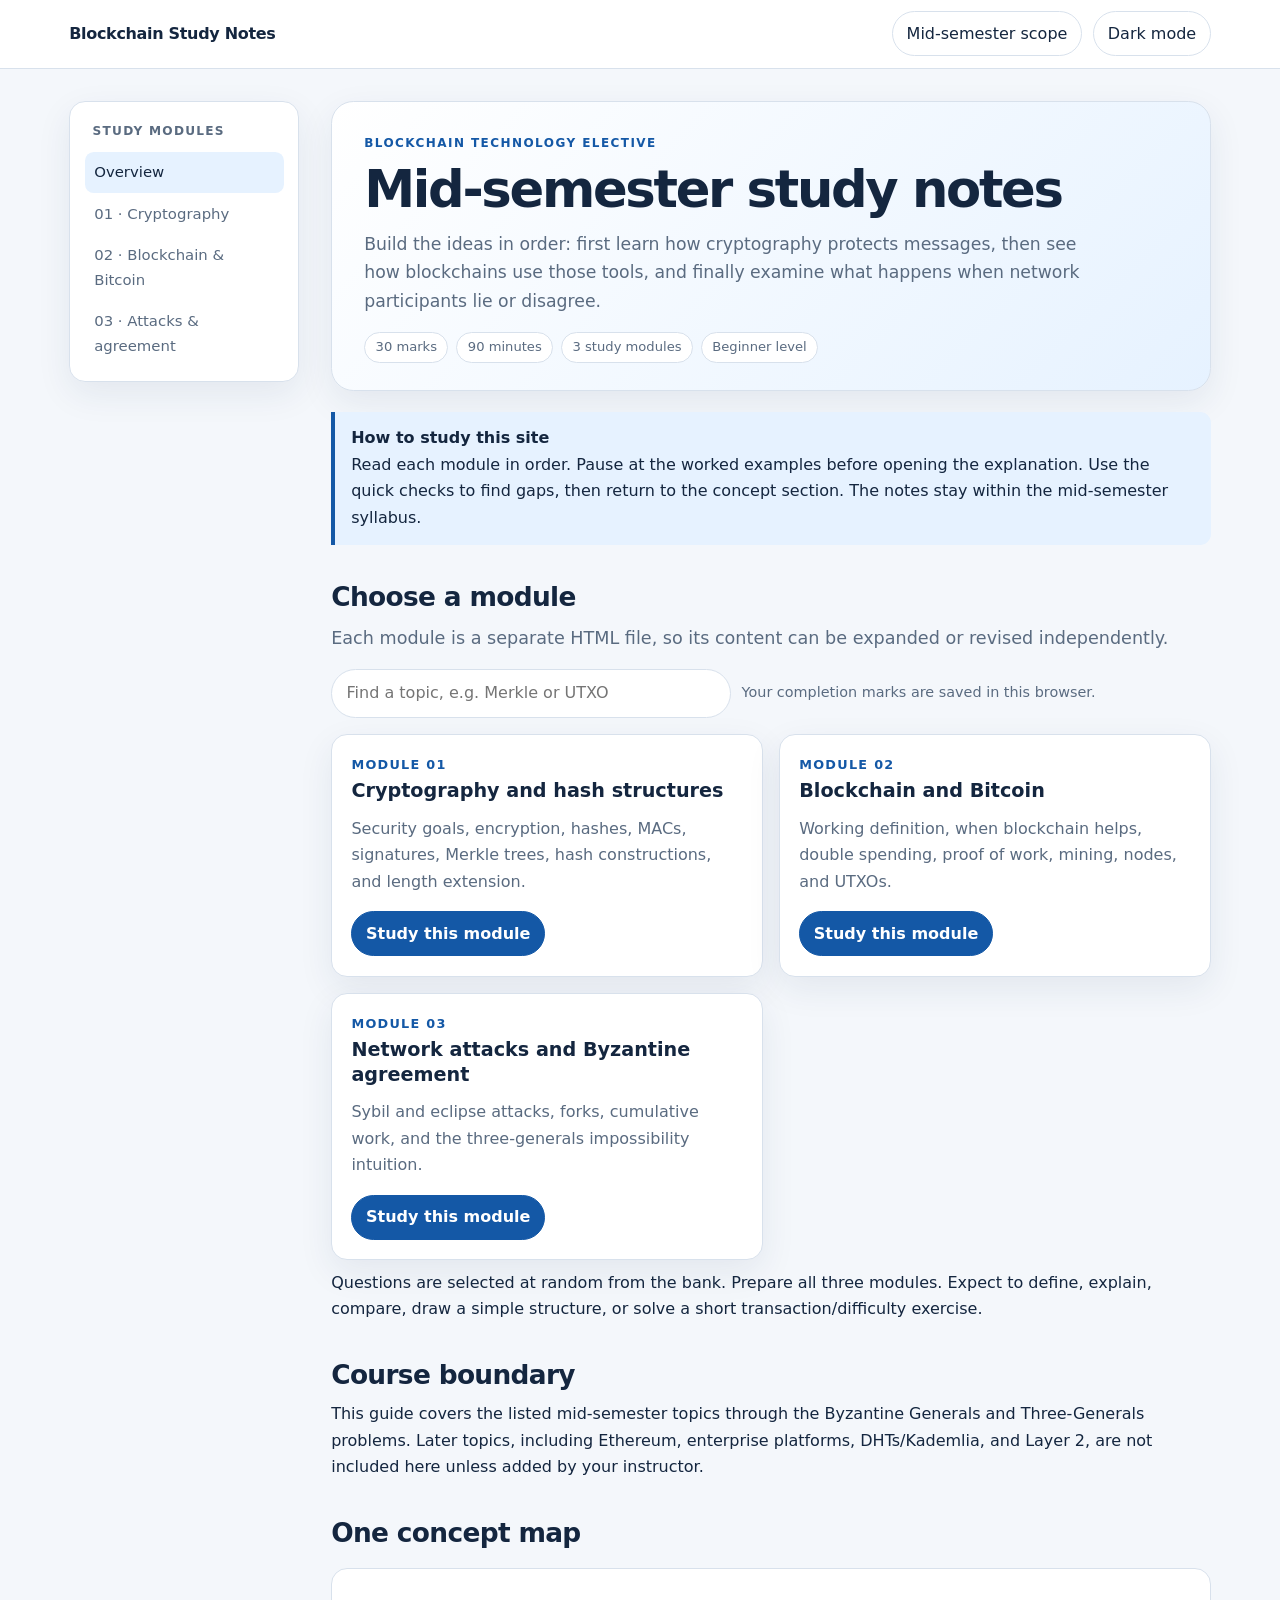
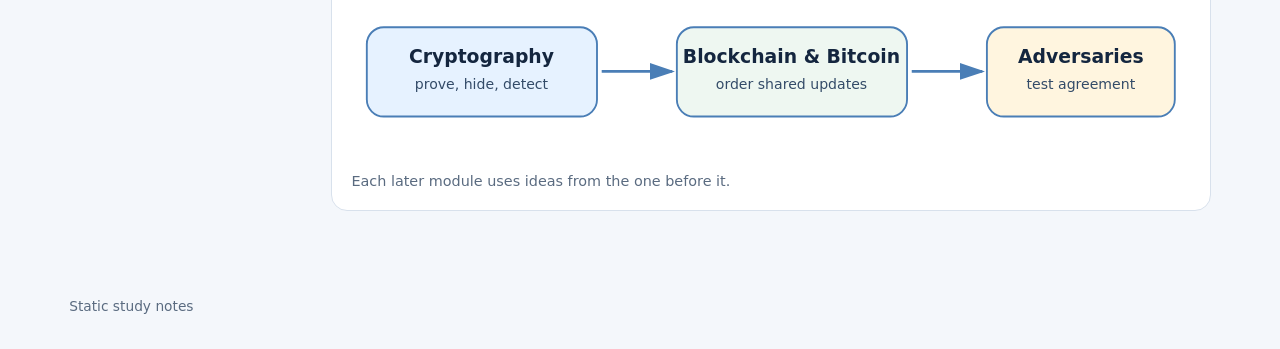
<file: index.html>
<!doctype html>
<html lang="en">
<head>
  <meta charset="utf-8">
  <meta name="viewport" content="width=device-width, initial-scale=1">
  <meta name="description" content="Beginner-friendly study notes for the Blockchain Technology Elective mid-semester examination.">
  <title>Overview | Blockchain Study Notes</title>
  <link rel="stylesheet" href="assets/styles.css">
  <script defer src="assets/main.js"></script>
</head>
<body>
<a class="skip" href="#main">Skip to study notes</a>
<header class="topbar"><div class="topbar-inner"><a class="brand" href="index.html">Blockchain Study Notes</a><div class="top-actions"><span class="pill">Mid-semester scope</span><button class="button" type="button" data-theme-toggle>Dark mode</button></div></div></header>
<div class="layout"><aside class="rail" aria-label="Module navigation"><div class="rail-title">Study modules</div>
<a href="index.html" aria-current="page">Overview</a>
<a href="modules/01-cryptography-hash.html" >01 · Cryptography</a>
<a href="modules/02-blockchain-bitcoin.html" >02 · Blockchain &amp; Bitcoin</a>
<a href="modules/03-attacks-byzantine.html" >03 · Attacks &amp; agreement</a>
</aside><main class="content" id="main"><section class="hero"><div class="eyebrow">Blockchain Technology Elective</div><h1>Mid-semester study notes</h1><p>Build the ideas in order: first learn how cryptography protects messages, then see how blockchains use those tools, and finally examine what happens when network participants lie or disagree.</p><div class="chips"><span class="chip">30 marks</span><span class="chip">90 minutes</span><span class="chip">3 study modules</span><span class="chip">Beginner level</span></div></section>
<div class="callout"><strong>How to study this site</strong>Read each module in order. Pause at the worked examples before opening the explanation. Use the quick checks to find gaps, then return to the concept section. The notes stay within the mid-semester syllabus.</div>
<h2>Choose a module</h2><p class="lede">Each module is a separate HTML file, so its content can be expanded or revised independently.</p>
<div class="study-tools"><label class="sr-only" for="module-search">Filter modules</label><input class="search" id="module-search" data-module-search type="search" placeholder="Find a topic, e.g. Merkle or UTXO"><span class="small">Your completion marks are saved in this browser.</span></div>
<div class="card-grid">
<article class="module-card" data-search-card="cryptography hash sha mac signature merkle sponge length extension encryption"><div class="module-number">Module 01</div><h3>Cryptography and hash structures</h3><p>Security goals, encryption, hashes, MACs, signatures, Merkle trees, hash constructions, and length extension.</p><a class="button primary" href="modules/01-cryptography-hash.html">Study this module</a></article>
<article class="module-card" data-search-card="blockchain bitcoin proof of work target nonce difficulty mining nodes reward coinbase halving utxo"><div class="module-number">Module 02</div><h3>Blockchain and Bitcoin</h3><p>Working definition, when blockchain helps, double spending, proof of work, mining, nodes, and UTXOs.</p><a class="button primary" href="modules/02-blockchain-bitcoin.html">Study this module</a></article>
<article class="module-card" data-search-card="sybil eclipse attacks fork longest chain cumulative work byzantine generals three generals"><div class="module-number">Module 03</div><h3>Network attacks and Byzantine agreement</h3><p>Sybil and eclipse attacks, forks, cumulative work, and the three-generals impossibility intuition.</p><a class="button primary" href="modules/03-attacks-byzantine.html">Study this module</a></article>
</div>
<!--<h2>Exam format</h2><div class="table-wrap"><table><thead><tr><th>Question type</th><th>Questions</th><th>Marks</th></tr></thead><tbody><tr><td>Short answer</td><td>4 × 2</td><td>8</td></tr><tr><td>Medium answer</td><td>3 × 4</td><td>12</td></tr><tr><td>Long answer</td><td>2 × 5</td><td>10</td></tr><tr><th>Total</th><th>9</th><th>30</th></tr></tbody></table></div>-->
<p>Questions are selected at random from the bank. Prepare all three modules. Expect to define, explain, compare, draw a simple structure, or solve a short transaction/difficulty exercise.</p>
<h2>Course boundary</h2><p>This guide covers the listed mid-semester topics through the Byzantine Generals and Three-Generals problems. Later topics, including Ethereum, enterprise platforms, DHTs/Kademlia, and Layer 2, are not included here unless added by your instructor.</p>
<h2>One concept map</h2><figure class="diagram"><svg viewBox="0 0 900 185" role="img" aria-labelledby="map-title map-desc"><title id="map-title">How the three study modules connect</title><desc id="map-desc">Cryptographic tools support blockchain mechanisms; network attacks test assumptions about agreement.</desc><defs><marker id="arrow" markerWidth="10" markerHeight="10" refX="8" refY="3" orient="auto"><path d="M0,0 L0,6 L9,3 z" fill="#4a7eb6"/></marker></defs><rect x="20" y="45" width="245" height="95" rx="18" fill="#e6f2ff" stroke="#4a7eb6" stroke-width="2"/><text x="142" y="83" text-anchor="middle" font-size="20" font-weight="700" fill="#14263f">Cryptography</text><text x="142" y="111" text-anchor="middle" font-size="15" fill="#334b68">prove, hide, detect</text><path d="M270 92 H345" stroke="#4a7eb6" stroke-width="3" marker-end="url(#arrow)"/><rect x="350" y="45" width="245" height="95" rx="18" fill="#eef7f1" stroke="#4a7eb6" stroke-width="2"/><text x="472" y="83" text-anchor="middle" font-size="20" font-weight="700" fill="#14263f">Blockchain &amp; Bitcoin</text><text x="472" y="111" text-anchor="middle" font-size="15" fill="#334b68">order shared updates</text><path d="M600 92 H675" stroke="#4a7eb6" stroke-width="3" marker-end="url(#arrow)"/><rect x="680" y="45" width="200" height="95" rx="18" fill="#fff5df" stroke="#4a7eb6" stroke-width="2"/><text x="780" y="83" text-anchor="middle" font-size="20" font-weight="700" fill="#14263f">Adversaries</text><text x="780" y="111" text-anchor="middle" font-size="15" fill="#334b68">test agreement</text></svg><figcaption>Each later module uses ideas from the one before it.</figcaption></figure>
</main></div><footer class="footer">Static study notes</footer></body></html>
</file>
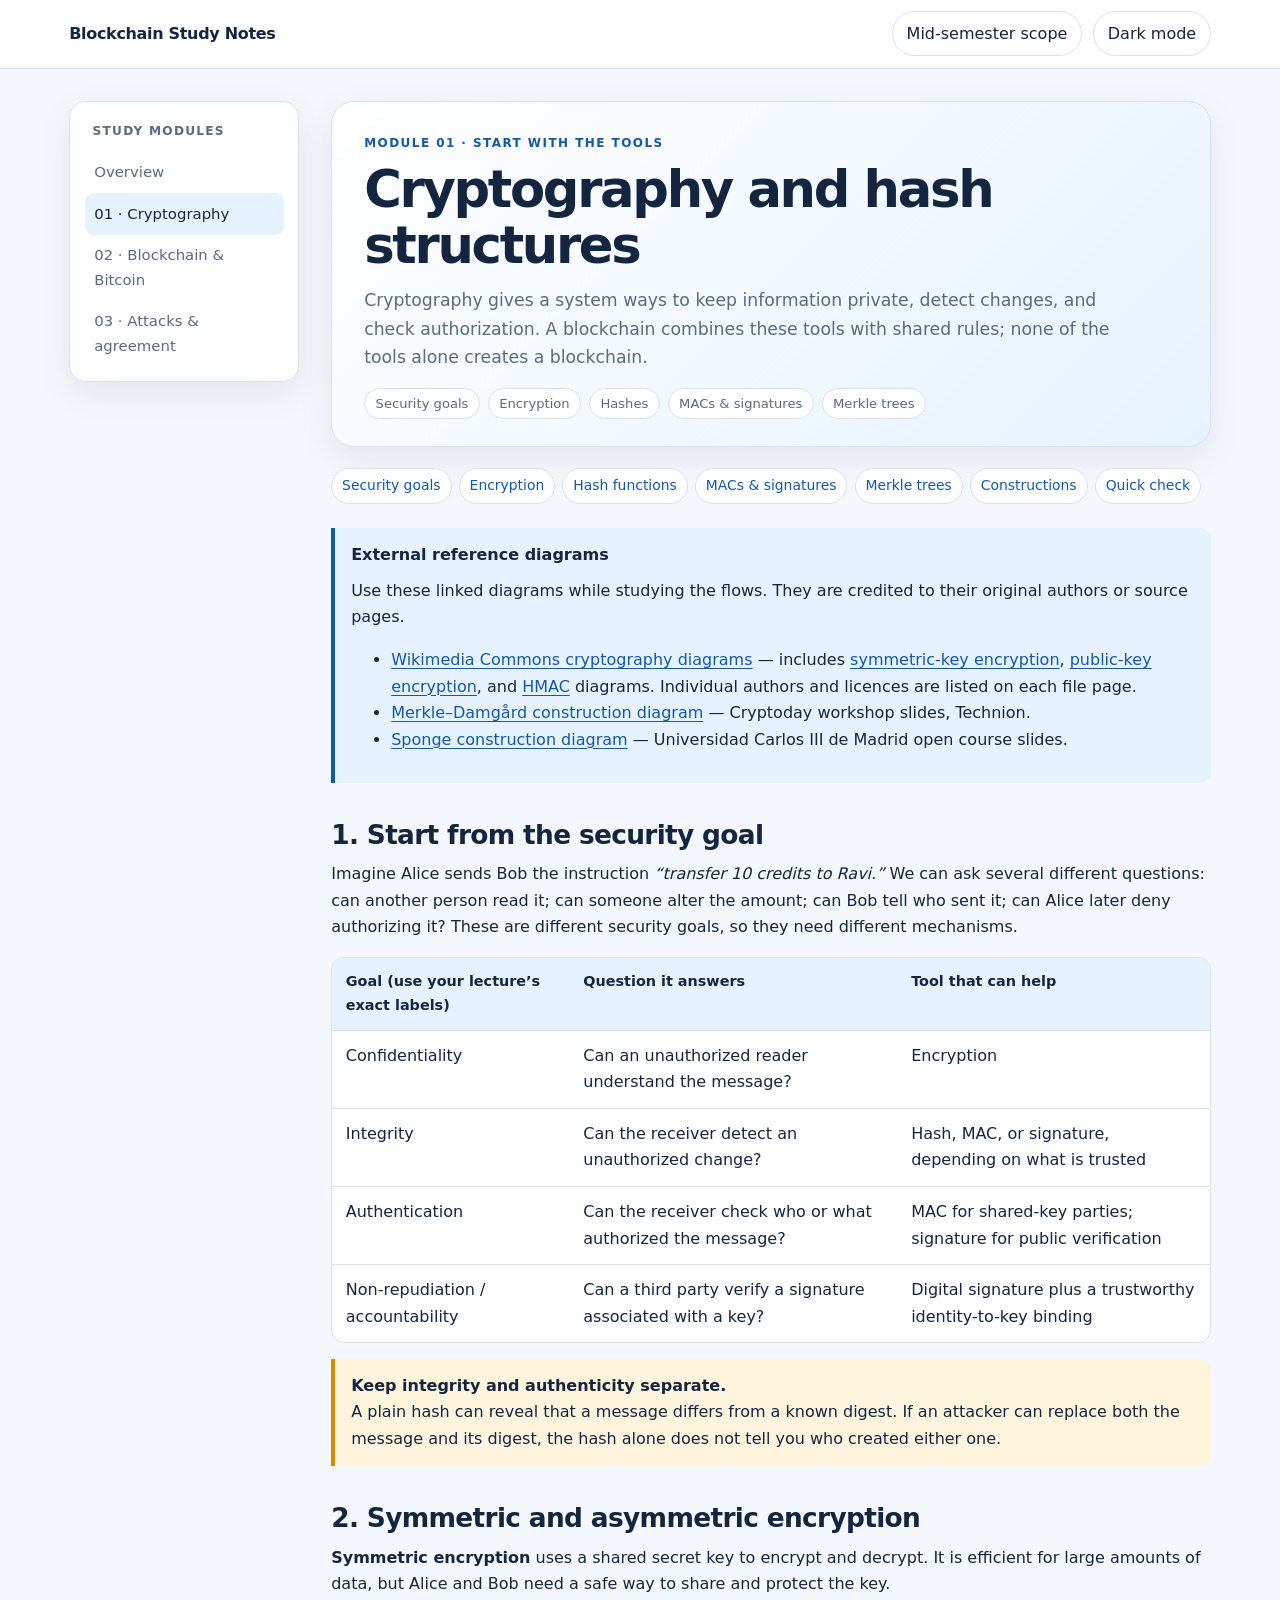
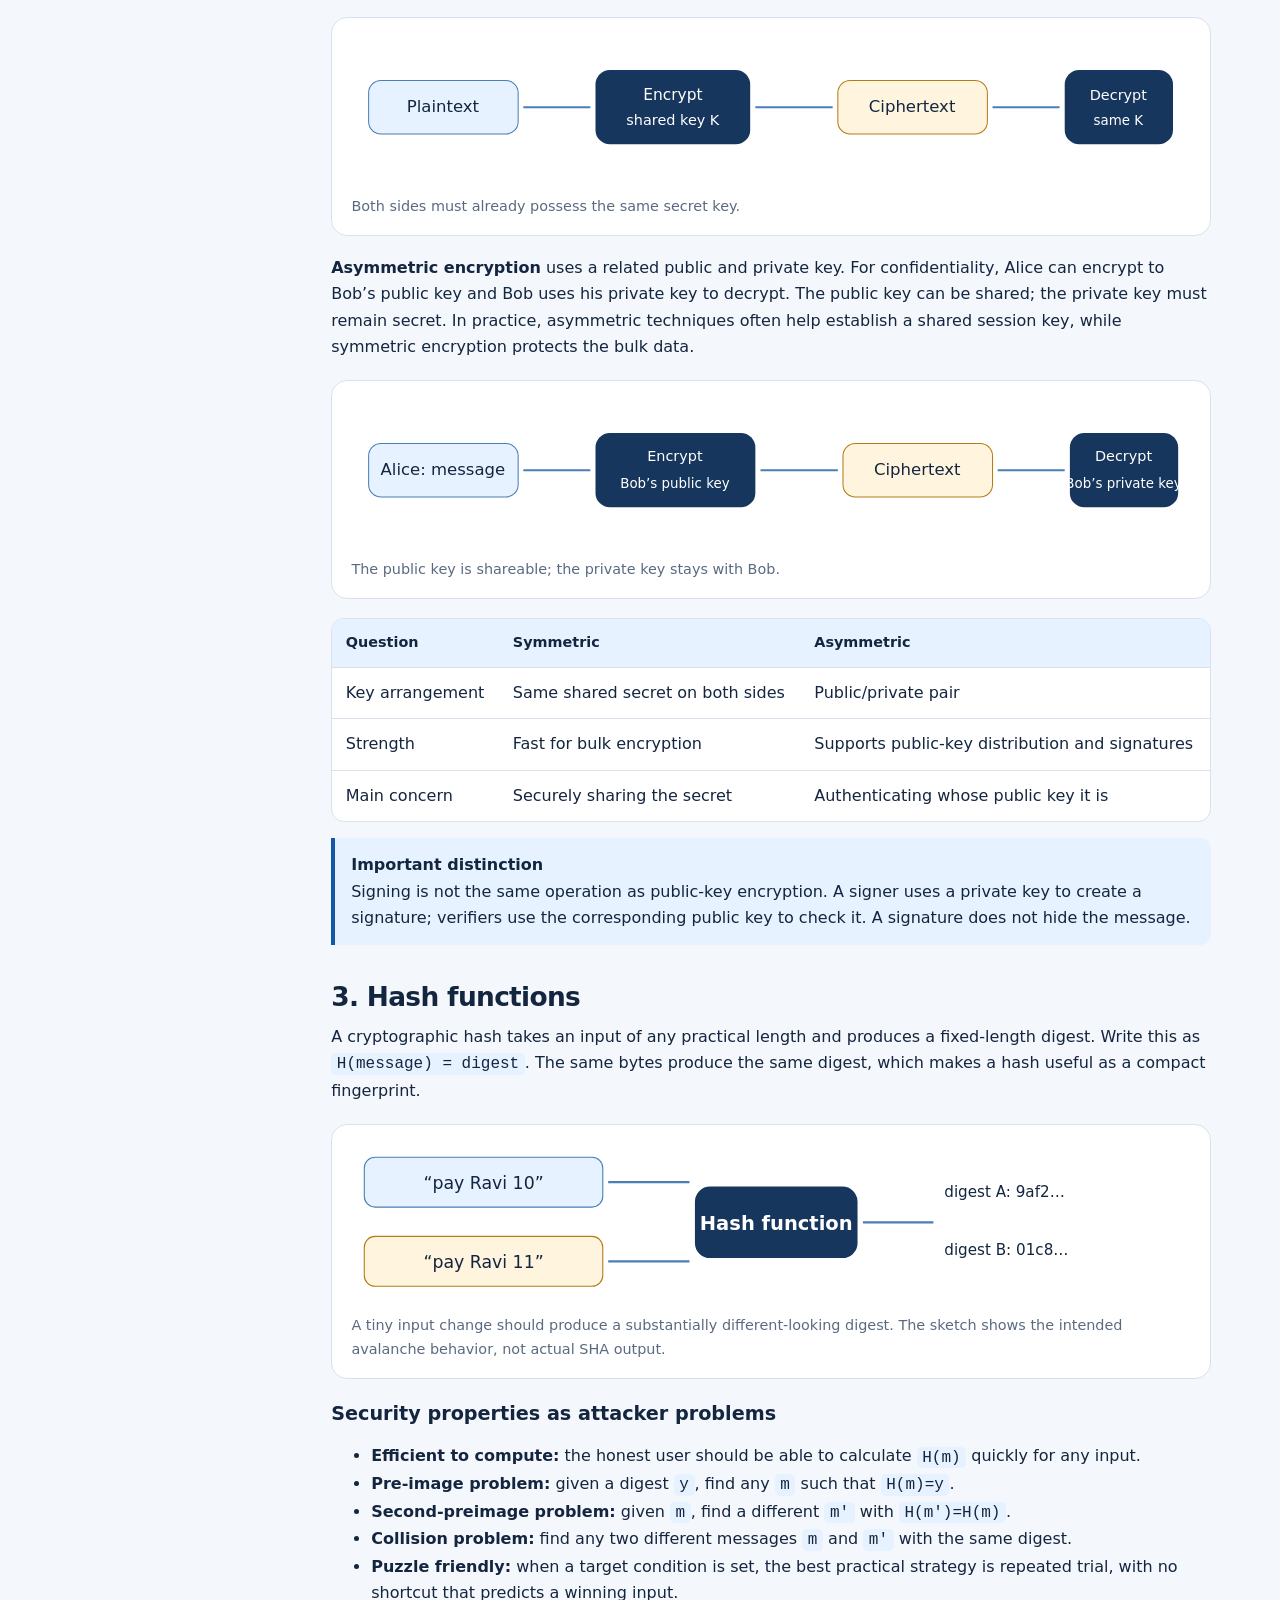
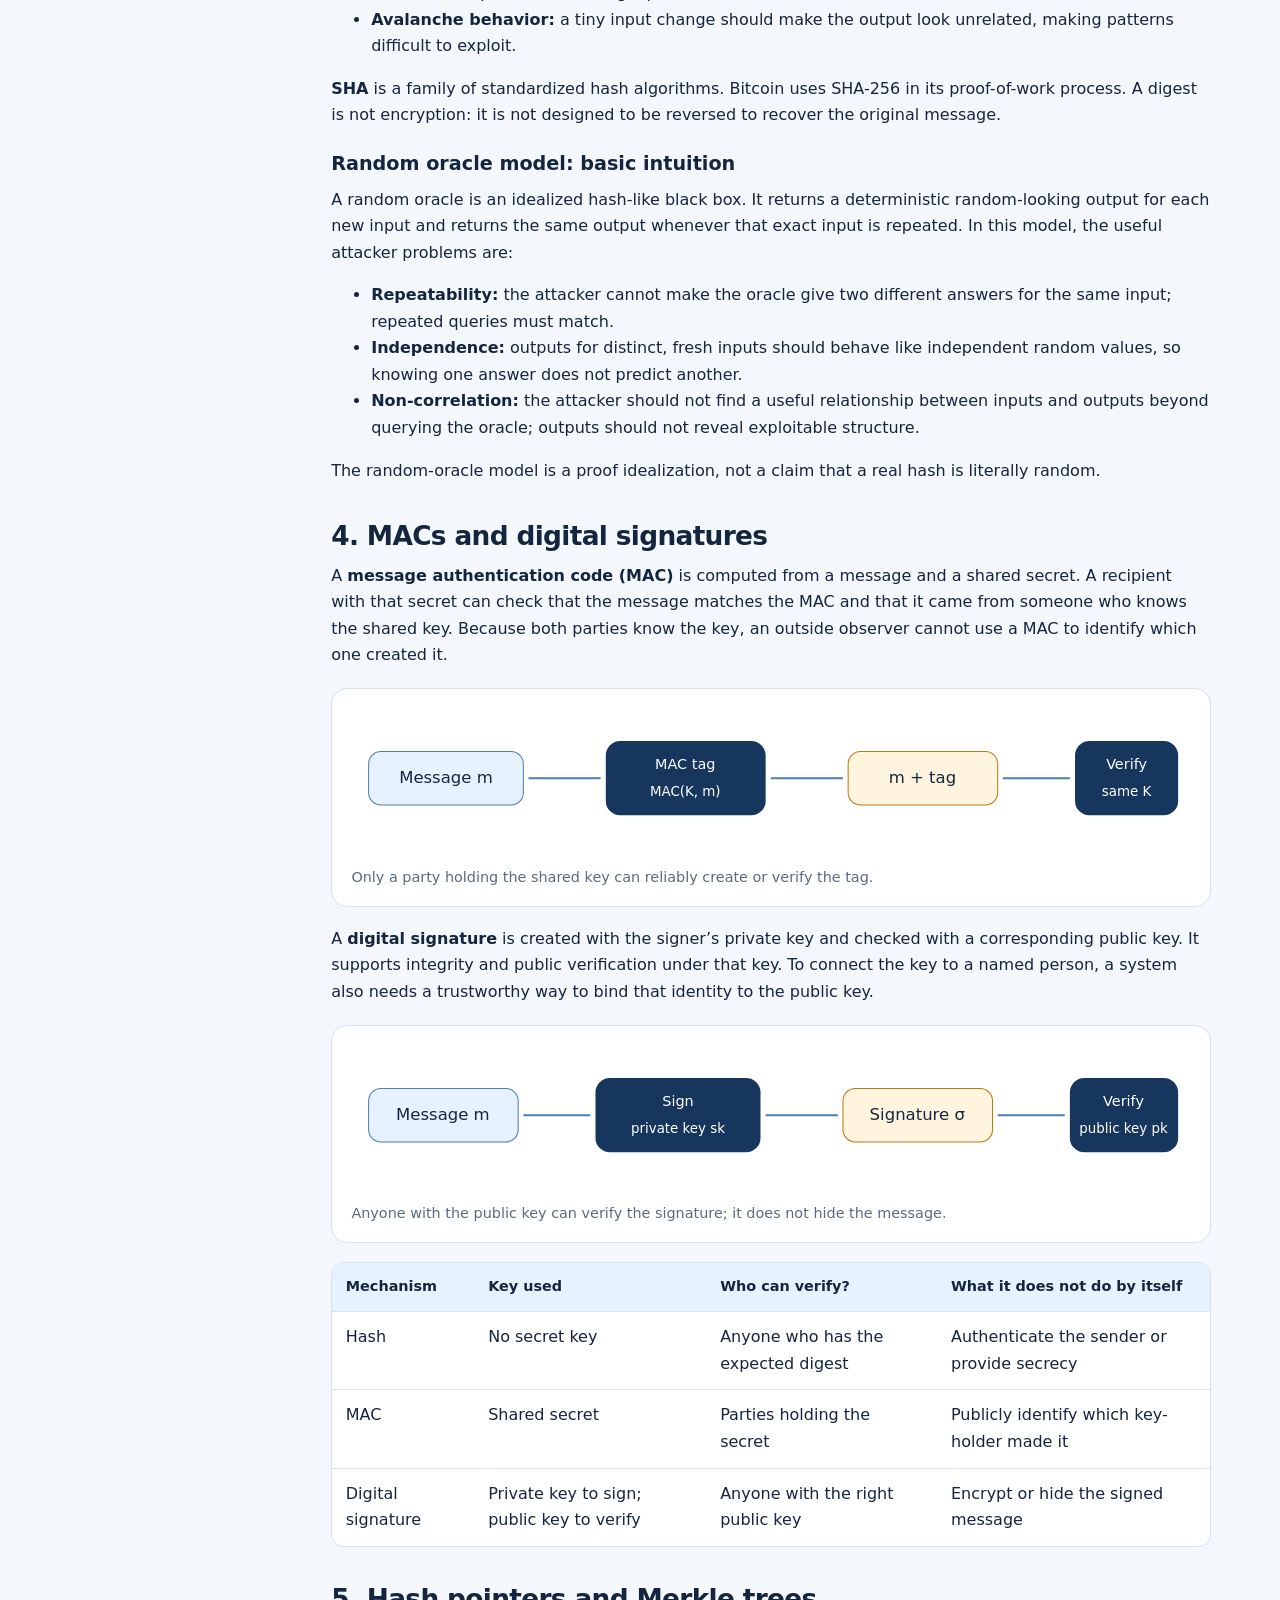
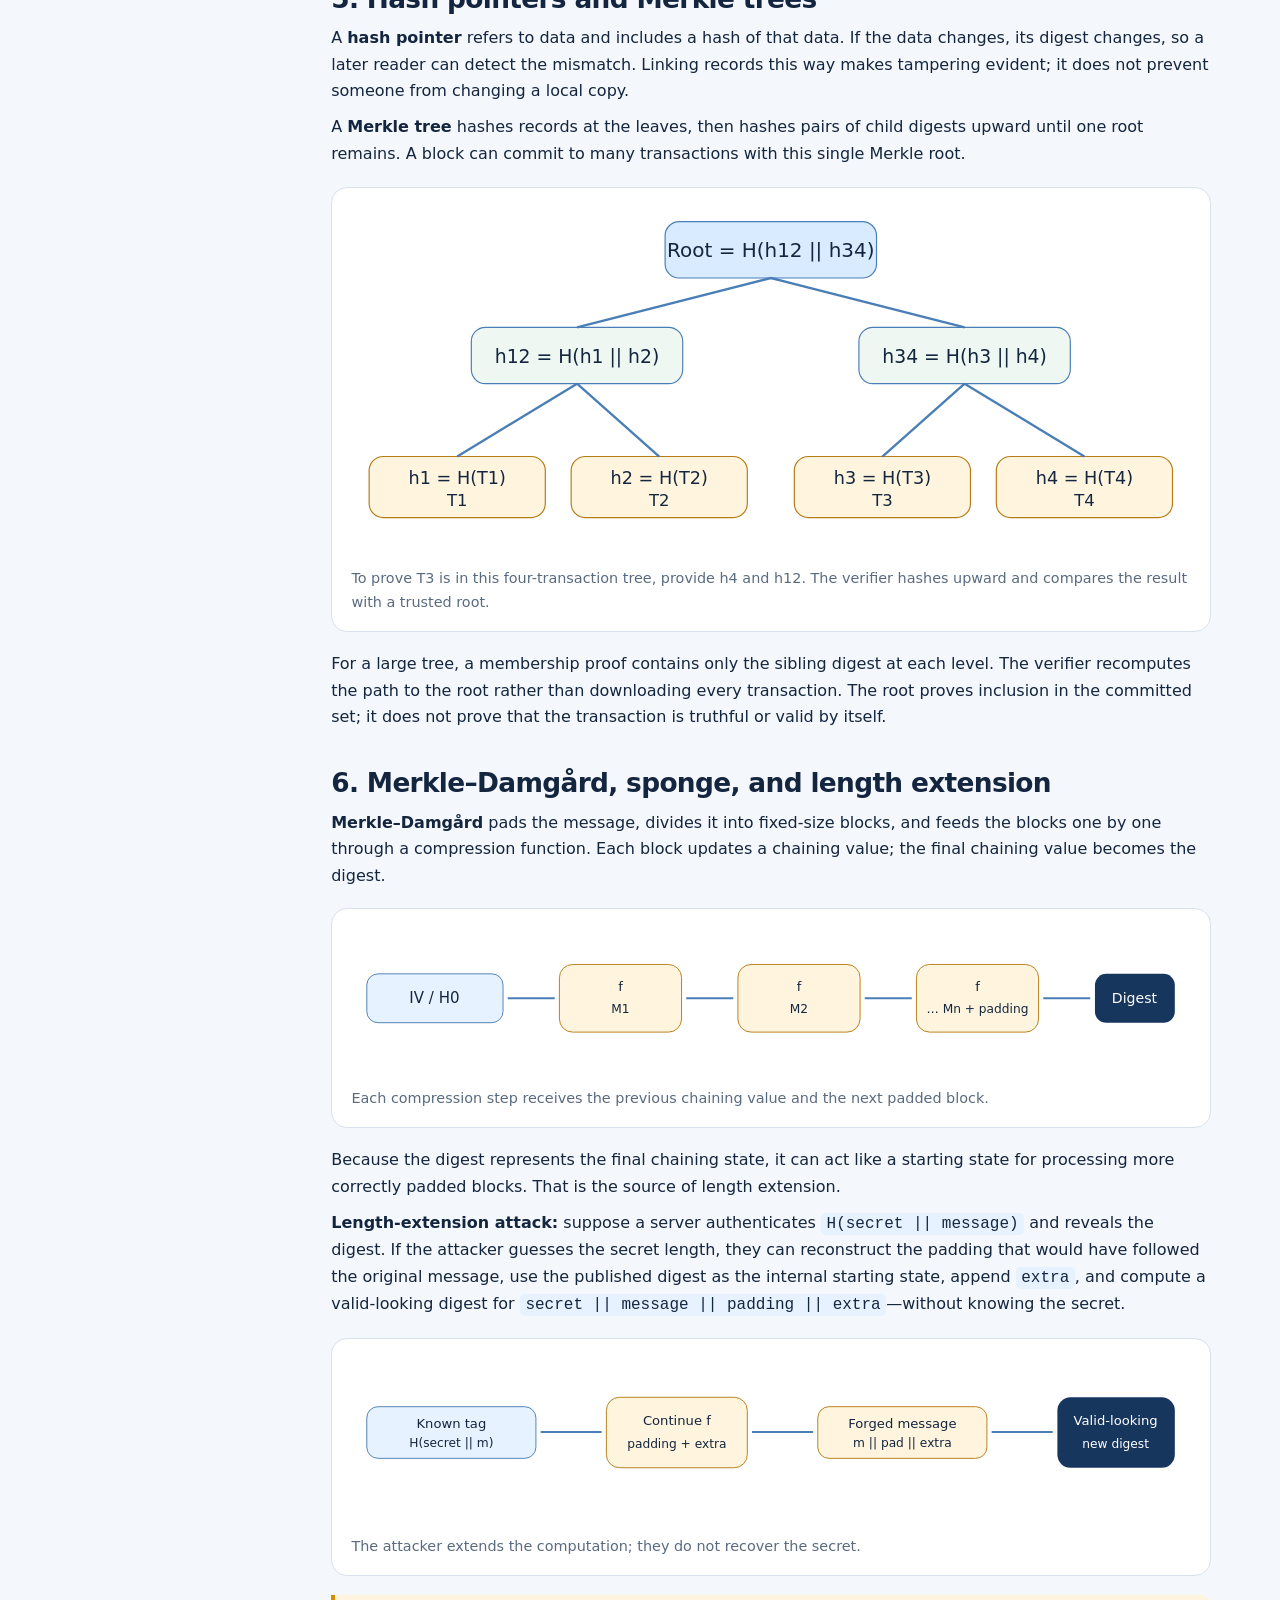
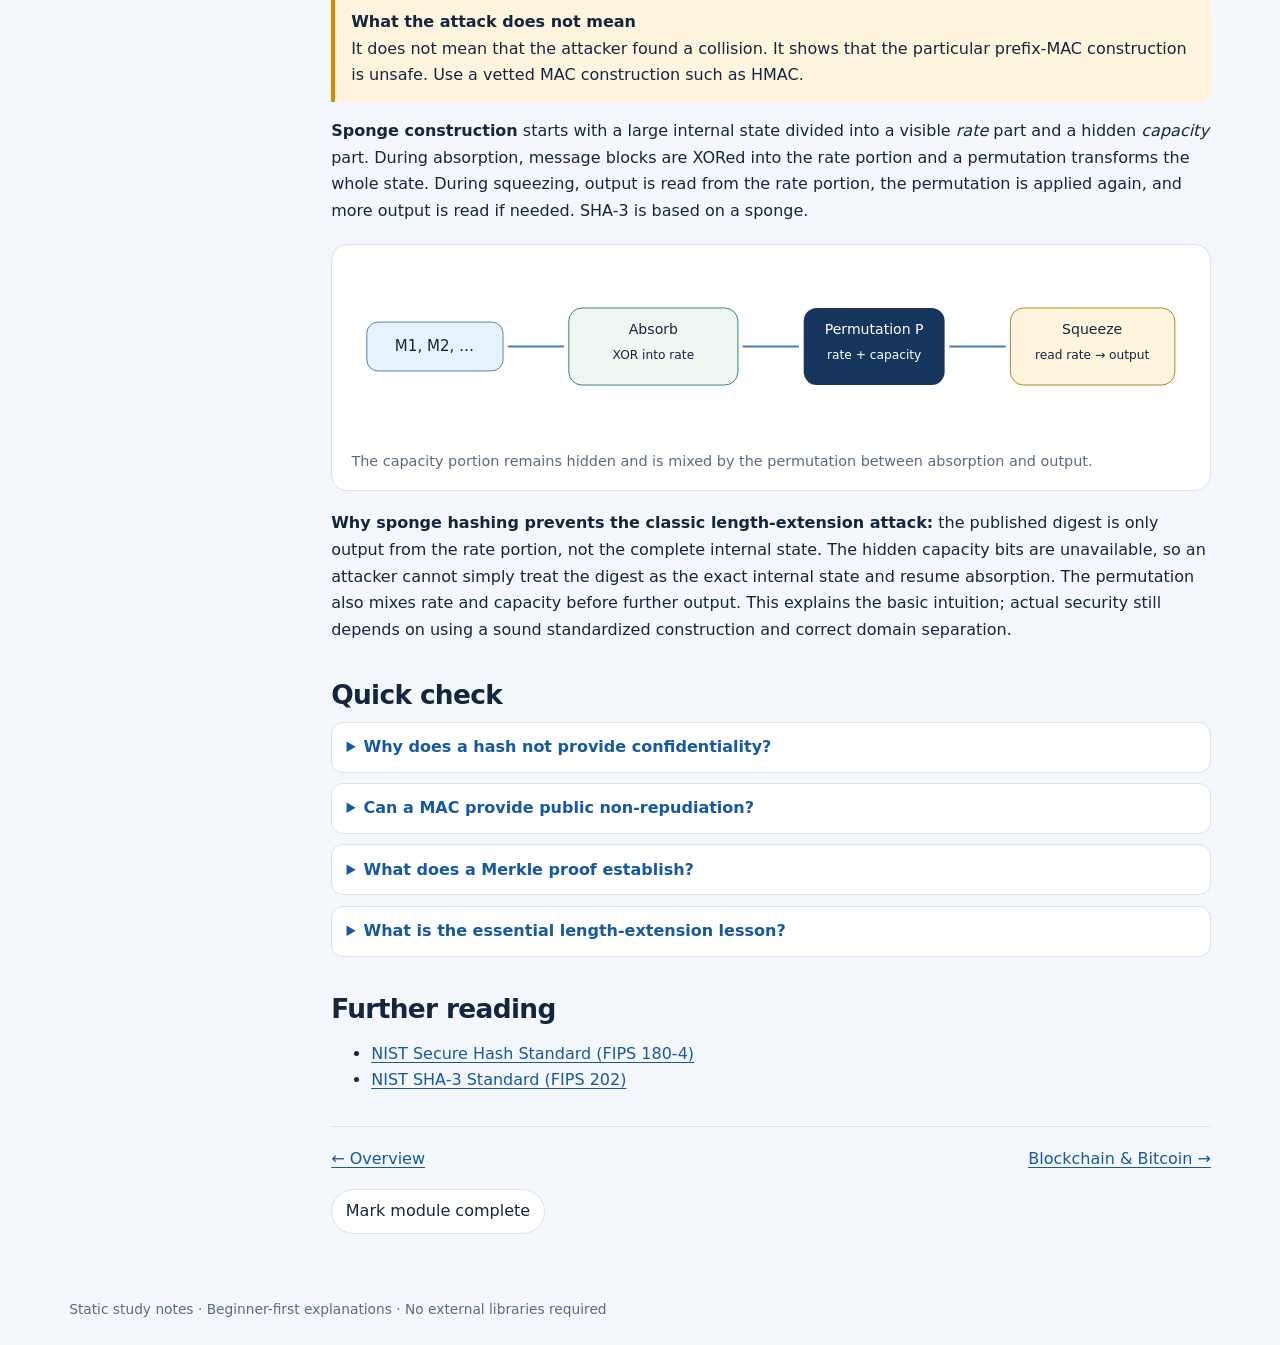
<file: modules/01-cryptography-hash.html>
<!doctype html>
<html lang="en">
<head>
  <meta charset="utf-8">
  <meta name="viewport" content="width=device-width, initial-scale=1">
  <meta name="description" content="Beginner-friendly study notes for the Blockchain Technology Elective mid-semester examination.">
  <title>Cryptography and hash structures | Blockchain Study Notes</title>
  <link rel="stylesheet" href="../assets/styles.css">
  <script defer src="../assets/main.js"></script>
</head>
<body>
<a class="skip" href="#main">Skip to study notes</a>
<header class="topbar"><div class="topbar-inner"><a class="brand" href="../index.html">Blockchain Study Notes</a><div class="top-actions"><span class="pill">Mid-semester scope</span><button class="button" type="button" data-theme-toggle>Dark mode</button></div></div></header>
<div class="layout"><aside class="rail" aria-label="Module navigation"><div class="rail-title">Study modules</div>
<a href="../index.html" >Overview</a>
<a href="01-cryptography-hash.html" aria-current="page">01 · Cryptography</a>
<a href="02-blockchain-bitcoin.html" >02 · Blockchain &amp; Bitcoin</a>
<a href="03-attacks-byzantine.html" >03 · Attacks &amp; agreement</a>
</aside><main class="content" id="main"><section class="hero"><div class="eyebrow">Module 01 · Start with the tools</div><h1>Cryptography and hash structures</h1><p>Cryptography gives a system ways to keep information private, detect changes, and check authorization. A blockchain combines these tools with shared rules; none of the tools alone creates a blockchain.</p><div class="chips"><span class="chip">Security goals</span><span class="chip">Encryption</span><span class="chip">Hashes</span><span class="chip">MACs &amp; signatures</span><span class="chip">Merkle trees</span></div></section>
<nav class="toc" aria-label="On this page"><a href="#goals">Security goals</a><a href="#encryption">Encryption</a><a href="#hashes">Hash functions</a><a href="#authenticity">MACs &amp; signatures</a><a href="#trees">Merkle trees</a><a href="#constructions">Constructions</a><a href="#check">Quick check</a></nav>
<div class="callout"><strong>External reference diagrams</strong><p>Use these linked diagrams while studying the flows. They are credited to their original authors or source pages.</p><ul class="sources"><li><a href="https://commons.wikimedia.org/wiki/Category:SVG_cryptography_diagrams">Wikimedia Commons cryptography diagrams</a> — includes <a href="https://commons.wikimedia.org/wiki/File:Symmetric_key_encryption.svg">symmetric-key encryption</a>, <a href="https://commons.wikimedia.org/wiki/File:PKE.svg">public-key encryption</a>, and <a href="https://commons.wikimedia.org/wiki/File:SHAhmac.svg">HMAC</a> diagrams. Individual authors and licences are listed on each file page.</li><li><a href="https://biham.cs.technion.ac.il/Workshops/Cryptoday/2011/slides/5-Chen.pdf">Merkle–Damgård construction diagram</a> — Cryptoday workshop slides, Technion.</li><li><a href="https://ocw.uc3m.es/pluginfile.php/3973/mod_page/content/56/crypto_slides_4up.pdf">Sponge construction diagram</a> — Universidad Carlos III de Madrid open course slides.</li></ul></div>

<h2 id="goals">1. Start from the security goal</h2><p>Imagine Alice sends Bob the instruction <em>“transfer 10 credits to Ravi.”</em> We can ask several different questions: can another person read it; can someone alter the amount; can Bob tell who sent it; can Alice later deny authorizing it? These are different security goals, so they need different mechanisms.</p>
<div class="table-wrap"><table><thead><tr><th>Goal (use your lecture’s exact labels)</th><th>Question it answers</th><th>Tool that can help</th></tr></thead><tbody><tr><td>Confidentiality</td><td>Can an unauthorized reader understand the message?</td><td>Encryption</td></tr><tr><td>Integrity</td><td>Can the receiver detect an unauthorized change?</td><td>Hash, MAC, or signature, depending on what is trusted</td></tr><tr><td>Authentication</td><td>Can the receiver check who or what authorized the message?</td><td>MAC for shared-key parties; signature for public verification</td></tr><tr><td>Non-repudiation / accountability</td><td>Can a third party verify a signature associated with a key?</td><td>Digital signature plus a trustworthy identity-to-key binding</td></tr></tbody></table></div>
<div class="callout warning"><strong>Keep integrity and authenticity separate.</strong>A plain hash can reveal that a message differs from a known digest. If an attacker can replace both the message and its digest, the hash alone does not tell you who created either one.</div>
<h2 id="encryption">2. Symmetric and asymmetric encryption</h2><p><strong>Symmetric encryption</strong> uses a shared secret key to encrypt and decrypt. It is efficient for large amounts of data, but Alice and Bob need a safe way to share and protect the key.</p><figure class="diagram"><svg viewBox="0 0 820 145" role="img" aria-labelledby="sym-title sym-desc"><title id="sym-title">Symmetric encryption</title><desc id="sym-desc">Alice and Bob use the same secret key to encrypt and decrypt a message.</desc><rect x="20" y="45" width="145" height="52" rx="12" fill="#e6f2ff" stroke="#4a7eb6"/><text x="92" y="76" text-anchor="middle" font-size="16" fill="#14263f">Plaintext</text><path d="M170 71 H235" stroke="#4a7eb6" stroke-width="2"/><rect x="240" y="35" width="150" height="72" rx="14" fill="#17365d"/><text x="315" y="64" text-anchor="middle" font-size="15" fill="white">Encrypt</text><text x="315" y="88" text-anchor="middle" font-size="14" fill="white">shared key K</text><path d="M395 71 H470" stroke="#4a7eb6" stroke-width="2"/><rect x="475" y="45" width="145" height="52" rx="12" fill="#fff5df" stroke="#b77b16"/><text x="547" y="76" text-anchor="middle" font-size="16" fill="#14263f">Ciphertext</text><path d="M625 71 H690" stroke="#4a7eb6" stroke-width="2"/><rect x="695" y="35" width="105" height="72" rx="14" fill="#17365d"/><text x="747" y="64" text-anchor="middle" font-size="14" fill="white">Decrypt</text><text x="747" y="88" text-anchor="middle" font-size="13" fill="white">same K</text></svg><figcaption>Both sides must already possess the same secret key.</figcaption></figure><p><strong>Asymmetric encryption</strong> uses a related public and private key. For confidentiality, Alice can encrypt to Bob’s public key and Bob uses his private key to decrypt. The public key can be shared; the private key must remain secret. In practice, asymmetric techniques often help establish a shared session key, while symmetric encryption protects the bulk data.</p><figure class="diagram"><svg viewBox="0 0 820 145" role="img" aria-labelledby="asym-title asym-desc"><title id="asym-title">Asymmetric encryption</title><desc id="asym-desc">Alice encrypts using Bob's public key and Bob decrypts using his private key.</desc><rect x="20" y="45" width="145" height="52" rx="12" fill="#e6f2ff" stroke="#4a7eb6"/><text x="92" y="76" text-anchor="middle" font-size="16" fill="#14263f">Alice: message</text><path d="M170 71 H235" stroke="#4a7eb6" stroke-width="2"/><rect x="240" y="35" width="155" height="72" rx="14" fill="#17365d"/><text x="317" y="62" text-anchor="middle" font-size="14" fill="white">Encrypt</text><text x="317" y="88" text-anchor="middle" font-size="13" fill="white">Bob’s public key</text><path d="M400 71 H475" stroke="#4a7eb6" stroke-width="2"/><rect x="480" y="45" width="145" height="52" rx="12" fill="#fff5df" stroke="#b77b16"/><text x="552" y="76" text-anchor="middle" font-size="16" fill="#14263f">Ciphertext</text><path d="M630 71 H695" stroke="#4a7eb6" stroke-width="2"/><rect x="700" y="35" width="105" height="72" rx="14" fill="#17365d"/><text x="752" y="62" text-anchor="middle" font-size="14" fill="white">Decrypt</text><text x="752" y="88" text-anchor="middle" font-size="13" fill="white">Bob’s private key</text></svg><figcaption>The public key is shareable; the private key stays with Bob.</figcaption></figure>
<div class="table-wrap"><table><thead><tr><th>Question</th><th>Symmetric</th><th>Asymmetric</th></tr></thead><tbody><tr><td>Key arrangement</td><td>Same shared secret on both sides</td><td>Public/private pair</td></tr><tr><td>Strength</td><td>Fast for bulk encryption</td><td>Supports public-key distribution and signatures</td></tr><tr><td>Main concern</td><td>Securely sharing the secret</td><td>Authenticating whose public key it is</td></tr></tbody></table></div>
<div class="callout"><strong>Important distinction</strong>Signing is not the same operation as public-key encryption. A signer uses a private key to create a signature; verifiers use the corresponding public key to check it. A signature does not hide the message.</div>
<h2 id="hashes">3. Hash functions</h2><p>A cryptographic hash takes an input of any practical length and produces a fixed-length digest. Write this as <code>H(message) = digest</code>. The same bytes produce the same digest, which makes a hash useful as a compact fingerprint.</p><figure class="diagram"><svg viewBox="0 0 780 150" role="img" aria-labelledby="hash-title hash-desc"><title id="hash-title">Hashing two similar inputs</title><desc id="hash-desc">Two almost identical messages enter a hash function and produce unrelated-looking digests.</desc><rect x="15" y="15" width="220" height="46" rx="10" fill="#e6f2ff" stroke="#4a7eb6"/><text x="125" y="44" text-anchor="middle" font-size="16" fill="#14263f">“pay Ravi 10”</text><rect x="15" y="88" width="220" height="46" rx="10" fill="#fff5df" stroke="#b77b16"/><text x="125" y="117" text-anchor="middle" font-size="16" fill="#14263f">“pay Ravi 11”</text><path d="M240 38 H315 M240 111 H315" stroke="#4a7eb6" stroke-width="2"/><rect x="320" y="42" width="150" height="66" rx="14" fill="#17365d"/><text x="395" y="82" text-anchor="middle" font-size="18" font-weight="700" fill="white">Hash function</text><path d="M475 75 H540" stroke="#4a7eb6" stroke-width="2"/><text x="550" y="52" font-size="14" fill="#14263f">digest A: 9af2…</text><text x="550" y="105" font-size="14" fill="#14263f">digest B: 01c8…</text></svg><figcaption>A tiny input change should produce a substantially different-looking digest. The sketch shows the intended avalanche behavior, not actual SHA output.</figcaption></figure>
<h3>Security properties as attacker problems</h3><ul><li><strong>Efficient to compute:</strong> the honest user should be able to calculate <code>H(m)</code> quickly for any input.</li><li><strong>Pre-image problem:</strong> given a digest <code>y</code>, find any <code>m</code> such that <code>H(m)=y</code>.</li><li><strong>Second-preimage problem:</strong> given <code>m</code>, find a different <code>m′</code> with <code>H(m′)=H(m)</code>.</li><li><strong>Collision problem:</strong> find any two different messages <code>m</code> and <code>m′</code> with the same digest.</li><li><strong>Puzzle friendly:</strong> when a target condition is set, the best practical strategy is repeated trial, with no shortcut that predicts a winning input.</li><li><strong>Avalanche behavior:</strong> a tiny input change should make the output look unrelated, making patterns difficult to exploit.</li></ul><p><strong>SHA</strong> is a family of standardized hash algorithms. Bitcoin uses SHA-256 in its proof-of-work process. A digest is not encryption: it is not designed to be reversed to recover the original message.</p><h3>Random oracle model: basic intuition</h3><p>A random oracle is an idealized hash-like black box. It returns a deterministic random-looking output for each new input and returns the same output whenever that exact input is repeated. In this model, the useful attacker problems are:</p><ul><li><strong>Repeatability:</strong> the attacker cannot make the oracle give two different answers for the same input; repeated queries must match.</li><li><strong>Independence:</strong> outputs for distinct, fresh inputs should behave like independent random values, so knowing one answer does not predict another.</li><li><strong>Non-correlation:</strong> the attacker should not find a useful relationship between inputs and outputs beyond querying the oracle; outputs should not reveal exploitable structure.</li></ul><p>The random-oracle model is a proof idealization, not a claim that a real hash is literally random.</p>
<h2 id="authenticity">4. MACs and digital signatures</h2><p>A <strong>message authentication code (MAC)</strong> is computed from a message and a shared secret. A recipient with that secret can check that the message matches the MAC and that it came from someone who knows the shared key. Because both parties know the key, an outside observer cannot use a MAC to identify which one created it.</p><figure class="diagram"><svg viewBox="0 0 820 145" role="img" aria-labelledby="mac-title mac-desc"><title id="mac-title">Message authentication code</title><desc id="mac-desc">A sender and receiver use a shared secret to create and verify a MAC.</desc><rect x="20" y="45" width="150" height="52" rx="12" fill="#e6f2ff" stroke="#4a7eb6"/><text x="95" y="76" text-anchor="middle" font-size="16" fill="#14263f">Message m</text><path d="M175 71 H245" stroke="#4a7eb6" stroke-width="2"/><rect x="250" y="35" width="155" height="72" rx="14" fill="#17365d"/><text x="327" y="62" text-anchor="middle" font-size="14" fill="white">MAC tag</text><text x="327" y="88" text-anchor="middle" font-size="13" fill="white">MAC(K, m)</text><path d="M410 71 H480" stroke="#4a7eb6" stroke-width="2"/><rect x="485" y="45" width="145" height="52" rx="12" fill="#fff5df" stroke="#b77b16"/><text x="557" y="76" text-anchor="middle" font-size="16" fill="#14263f">m + tag</text><path d="M635 71 H700" stroke="#4a7eb6" stroke-width="2"/><rect x="705" y="35" width="100" height="72" rx="14" fill="#17365d"/><text x="755" y="62" text-anchor="middle" font-size="14" fill="white">Verify</text><text x="755" y="88" text-anchor="middle" font-size="13" fill="white">same K</text></svg><figcaption>Only a party holding the shared key can reliably create or verify the tag.</figcaption></figure><p>A <strong>digital signature</strong> is created with the signer’s private key and checked with a corresponding public key. It supports integrity and public verification under that key. To connect the key to a named person, a system also needs a trustworthy way to bind that identity to the public key.</p><figure class="diagram"><svg viewBox="0 0 820 145" role="img" aria-labelledby="sig-title sig-desc"><title id="sig-title">Digital signature</title><desc id="sig-desc">A signer signs a message with a private key and anyone verifies using the public key.</desc><rect x="20" y="45" width="145" height="52" rx="12" fill="#e6f2ff" stroke="#4a7eb6"/><text x="92" y="76" text-anchor="middle" font-size="16" fill="#14263f">Message m</text><path d="M170 71 H235" stroke="#4a7eb6" stroke-width="2"/><rect x="240" y="35" width="160" height="72" rx="14" fill="#17365d"/><text x="320" y="62" text-anchor="middle" font-size="14" fill="white">Sign</text><text x="320" y="88" text-anchor="middle" font-size="13" fill="white">private key sk</text><path d="M405 71 H475" stroke="#4a7eb6" stroke-width="2"/><rect x="480" y="45" width="145" height="52" rx="12" fill="#fff5df" stroke="#b77b16"/><text x="552" y="76" text-anchor="middle" font-size="16" fill="#14263f">Signature σ</text><path d="M630 71 H695" stroke="#4a7eb6" stroke-width="2"/><rect x="700" y="35" width="105" height="72" rx="14" fill="#17365d"/><text x="752" y="62" text-anchor="middle" font-size="14" fill="white">Verify</text><text x="752" y="88" text-anchor="middle" font-size="13" fill="white">public key pk</text></svg><figcaption>Anyone with the public key can verify the signature; it does not hide the message.</figcaption></figure>
<div class="table-wrap"><table><thead><tr><th>Mechanism</th><th>Key used</th><th>Who can verify?</th><th>What it does not do by itself</th></tr></thead><tbody><tr><td>Hash</td><td>No secret key</td><td>Anyone who has the expected digest</td><td>Authenticate the sender or provide secrecy</td></tr><tr><td>MAC</td><td>Shared secret</td><td>Parties holding the secret</td><td>Publicly identify which key-holder made it</td></tr><tr><td>Digital signature</td><td>Private key to sign; public key to verify</td><td>Anyone with the right public key</td><td>Encrypt or hide the signed message</td></tr></tbody></table></div>
<h2 id="trees">5. Hash pointers and Merkle trees</h2><p>A <strong>hash pointer</strong> refers to data and includes a hash of that data. If the data changes, its digest changes, so a later reader can detect the mismatch. Linking records this way makes tampering evident; it does not prevent someone from changing a local copy.</p><p>A <strong>Merkle tree</strong> hashes records at the leaves, then hashes pairs of child digests upward until one root remains. A block can commit to many transactions with this single Merkle root.</p><figure class="diagram"><svg viewBox="0 0 720 300" role="img" aria-labelledby="merkle-title merkle-desc"><title id="merkle-title">Four-leaf Merkle tree</title><desc id="merkle-desc">Transactions T1 to T4 are hashed into four leaves, pairs are combined, and one Merkle root is calculated.</desc><g font-family="system-ui" text-anchor="middle" fill="#14263f"><rect x="270" y="15" width="180" height="48" rx="12" fill="#d9ecff" stroke="#4a7eb6"/><text x="360" y="45" font-size="17">Root = H(h12 || h34)</text><rect x="105" y="105" width="180" height="48" rx="12" fill="#eef7f1" stroke="#4a7eb6"/><text x="195" y="135" font-size="16">h12 = H(h1 || h2)</text><rect x="435" y="105" width="180" height="48" rx="12" fill="#eef7f1" stroke="#4a7eb6"/><text x="525" y="135" font-size="16">h34 = H(h3 || h4)</text><rect x="18" y="215" width="150" height="52" rx="12" fill="#fff5df" stroke="#b77b16"/><text x="93" y="238" font-size="15">h1 = H(T1)</text><text x="93" y="257" font-size="14">T1</text><rect x="190" y="215" width="150" height="52" rx="12" fill="#fff5df" stroke="#b77b16"/><text x="265" y="238" font-size="15">h2 = H(T2)</text><text x="265" y="257" font-size="14">T2</text><rect x="380" y="215" width="150" height="52" rx="12" fill="#fff5df" stroke="#b77b16"/><text x="455" y="238" font-size="15">h3 = H(T3)</text><text x="455" y="257" font-size="14">T3</text><rect x="552" y="215" width="150" height="52" rx="12" fill="#fff5df" stroke="#b77b16"/><text x="627" y="238" font-size="15">h4 = H(T4)</text><text x="627" y="257" font-size="14">T4</text></g><g stroke="#4a7eb6" stroke-width="2"><path d="M360 63 L195 105 M360 63 L525 105 M195 153 L93 215 M195 153 L265 215 M525 153 L455 215 M525 153 L627 215"/></g></svg><figcaption>To prove T3 is in this four-transaction tree, provide h4 and h12. The verifier hashes upward and compares the result with a trusted root.</figcaption></figure><p>For a large tree, a membership proof contains only the sibling digest at each level. The verifier recomputes the path to the root rather than downloading every transaction. The root proves inclusion in the committed set; it does not prove that the transaction is truthful or valid by itself.</p>
<h2 id="constructions">6. Merkle–Damgård, sponge, and length extension</h2><p><strong>Merkle–Damgård</strong> pads the message, divides it into fixed-size blocks, and feeds the blocks one by one through a compression function. Each block updates a chaining value; the final chaining value becomes the digest.</p><figure class="diagram"><svg viewBox="0 0 900 160" role="img" aria-labelledby="md-title md-desc"><title id="md-title">Merkle–Damgård construction</title><desc id="md-desc">Padded message blocks update a chaining value through repeated compression functions to produce a digest.</desc><rect x="20" y="52" width="145" height="52" rx="12" fill="#e6f2ff" stroke="#4a7eb6"/><text x="92" y="83" text-anchor="middle" font-size="16" fill="#14263f">IV / H0</text><path d="M170 78 H220" stroke="#4a7eb6" stroke-width="2"/><rect x="225" y="42" width="130" height="72" rx="14" fill="#fff5df" stroke="#b77b16"/><text x="290" y="70" text-anchor="middle" font-size="14" fill="#14263f">f</text><text x="290" y="94" text-anchor="middle" font-size="13" fill="#14263f">M1</text><path d="M360 78 H410" stroke="#4a7eb6" stroke-width="2"/><rect x="415" y="42" width="130" height="72" rx="14" fill="#fff5df" stroke="#b77b16"/><text x="480" y="70" text-anchor="middle" font-size="14" fill="#14263f">f</text><text x="480" y="94" text-anchor="middle" font-size="13" fill="#14263f">M2</text><path d="M550 78 H600" stroke="#4a7eb6" stroke-width="2"/><rect x="605" y="42" width="130" height="72" rx="14" fill="#fff5df" stroke="#b77b16"/><text x="670" y="70" text-anchor="middle" font-size="14" fill="#14263f">f</text><text x="670" y="94" text-anchor="middle" font-size="13" fill="#14263f">… Mn + padding</text><path d="M740 78 H790" stroke="#4a7eb6" stroke-width="2"/><rect x="795" y="52" width="85" height="52" rx="12" fill="#17365d"/><text x="837" y="83" text-anchor="middle" font-size="15" fill="white">Digest</text></svg><figcaption>Each compression step receives the previous chaining value and the next padded block.</figcaption></figure><p>Because the digest represents the final chaining state, it can act like a starting state for processing more correctly padded blocks. That is the source of length extension.</p><p><strong>Length-extension attack:</strong> suppose a server authenticates <code>H(secret || message)</code> and reveals the digest. If the attacker guesses the secret length, they can reconstruct the padding that would have followed the original message, use the published digest as the internal starting state, append <code>extra</code>, and compute a valid-looking digest for <code>secret || message || padding || extra</code>—without knowing the secret.</p><figure class="diagram"><svg viewBox="0 0 900 180" role="img" aria-labelledby="le-title le-desc"><title id="le-title">Length-extension attack</title><desc id="le-desc">An attacker uses the visible final digest as a chaining state to hash padding and an extension.</desc><rect x="20" y="55" width="180" height="55" rx="12" fill="#e6f2ff" stroke="#4a7eb6"/><text x="110" y="78" text-anchor="middle" font-size="14" fill="#14263f">Known tag</text><text x="110" y="98" text-anchor="middle" font-size="13" fill="#14263f">H(secret || m)</text><path d="M205 82 H270" stroke="#4a7eb6" stroke-width="2"/><rect x="275" y="45" width="150" height="75" rx="14" fill="#fff5df" stroke="#b77b16"/><text x="350" y="74" text-anchor="middle" font-size="14" fill="#14263f">Continue f</text><text x="350" y="99" text-anchor="middle" font-size="13" fill="#14263f">padding + extra</text><path d="M430 82 H495" stroke="#4a7eb6" stroke-width="2"/><rect x="500" y="55" width="180" height="55" rx="12" fill="#fff5df" stroke="#b77b16"/><text x="590" y="78" text-anchor="middle" font-size="14" fill="#14263f">Forged message</text><text x="590" y="98" text-anchor="middle" font-size="13" fill="#14263f">m || pad || extra</text><path d="M685 82 H750" stroke="#4a7eb6" stroke-width="2"/><rect x="755" y="45" width="125" height="75" rx="14" fill="#17365d"/><text x="817" y="74" text-anchor="middle" font-size="14" fill="white">Valid-looking</text><text x="817" y="99" text-anchor="middle" font-size="13" fill="white">new digest</text></svg><figcaption>The attacker extends the computation; they do not recover the secret.</figcaption></figure><div class="callout warning"><strong>What the attack does not mean</strong>It does not mean that the attacker found a collision. It shows that the particular prefix-MAC construction is unsafe. Use a vetted MAC construction such as HMAC.</div><p><strong>Sponge construction</strong> starts with a large internal state divided into a visible <em>rate</em> part and a hidden <em>capacity</em> part. During absorption, message blocks are XORed into the rate portion and a permutation transforms the whole state. During squeezing, output is read from the rate portion, the permutation is applied again, and more output is read if needed. SHA-3 is based on a sponge.</p><figure class="diagram"><svg viewBox="0 0 900 190" role="img" aria-labelledby="sp-title sp-desc"><title id="sp-title">Sponge construction</title><desc id="sp-desc">Message blocks are absorbed into the rate portion of a state, then output is squeezed after permutations.</desc><rect x="20" y="65" width="145" height="52" rx="12" fill="#e6f2ff" stroke="#4a7eb6"/><text x="92" y="96" text-anchor="middle" font-size="16" fill="#14263f">M1, M2, …</text><path d="M170 91 H230" stroke="#4a7eb6" stroke-width="2"/><rect x="235" y="50" width="180" height="82" rx="14" fill="#eef7f1" stroke="#27865d"/><text x="325" y="78" text-anchor="middle" font-size="15" fill="#14263f">Absorb</text><text x="325" y="104" text-anchor="middle" font-size="13" fill="#14263f">XOR into rate</text><path d="M420 91 H480" stroke="#4a7eb6" stroke-width="2"/><rect x="485" y="50" width="150" height="82" rx="14" fill="#17365d"/><text x="560" y="78" text-anchor="middle" font-size="15" fill="white">Permutation P</text><text x="560" y="104" text-anchor="middle" font-size="13" fill="white">rate + capacity</text><path d="M640 91 H700" stroke="#4a7eb6" stroke-width="2"/><rect x="705" y="50" width="175" height="82" rx="14" fill="#fff5df" stroke="#b77b16"/><text x="792" y="78" text-anchor="middle" font-size="15" fill="#14263f">Squeeze</text><text x="792" y="104" text-anchor="middle" font-size="13" fill="#14263f">read rate → output</text></svg><figcaption>The capacity portion remains hidden and is mixed by the permutation between absorption and output.</figcaption></figure><p><strong>Why sponge hashing prevents the classic length-extension attack:</strong> the published digest is only output from the rate portion, not the complete internal state. The hidden capacity bits are unavailable, so an attacker cannot simply treat the digest as the exact internal state and resume absorption. The permutation also mixes rate and capacity before further output. This explains the basic intuition; actual security still depends on using a sound standardized construction and correct domain separation.</p>
<h2 id="check">Quick check</h2><details><summary>Why does a hash not provide confidentiality?</summary><p>A hash is a digest, not an encryption scheme. It does not hide the message; small or guessable messages may even be tested by hashing guesses.</p></details><details><summary>Can a MAC provide public non-repudiation?</summary><p>No. Every holder of the shared key can create a valid MAC, so an outside verifier cannot tell which holder generated it.</p></details><details><summary>What does a Merkle proof establish?</summary><p>It establishes that a leaf can be combined with the supplied sibling hashes to reach the trusted root. It does not establish the real-world truth of the leaf’s contents.</p></details><details><summary>What is the essential length-extension lesson?</summary><p>Do not treat H(secret || message) as a safe MAC for a Merkle–Damgård hash. A continuation attack can create a valid digest for an extended message without revealing the secret.</p></details>
<!--<h2>Exam-ready summary</h2><ul class="checklist"><li>Choose a tool based on the security goal.</li><li>State whether a mechanism uses a key and who can verify it.</li><li>Explain hash properties in terms of an attacker’s task.</li><li>Draw four leaves to explain a Merkle root and membership path.</li><li>Describe length extension as a flaw in a naive keyed construction.</li></ul>-->
<h2>Further reading</h2><ul class="sources"><li><a href="https://csrc.nist.gov/pubs/fips/180-4/upd1/final">NIST Secure Hash Standard (FIPS 180-4)</a></li><li><a href="https://csrc.nist.gov/pubs/fips/202/final">NIST SHA-3 Standard (FIPS 202)</a></li></ul>
<div class="module-footer"><a href="../index.html">← Overview</a><a href="02-blockchain-bitcoin.html">Blockchain & Bitcoin →</a></div><button class="button mark-complete" type="button" data-mark-complete="crypto">Mark module complete</button></main></div><footer class="footer">Static study notes · Beginner-first explanations · No external libraries required</footer></body></html>
</file>
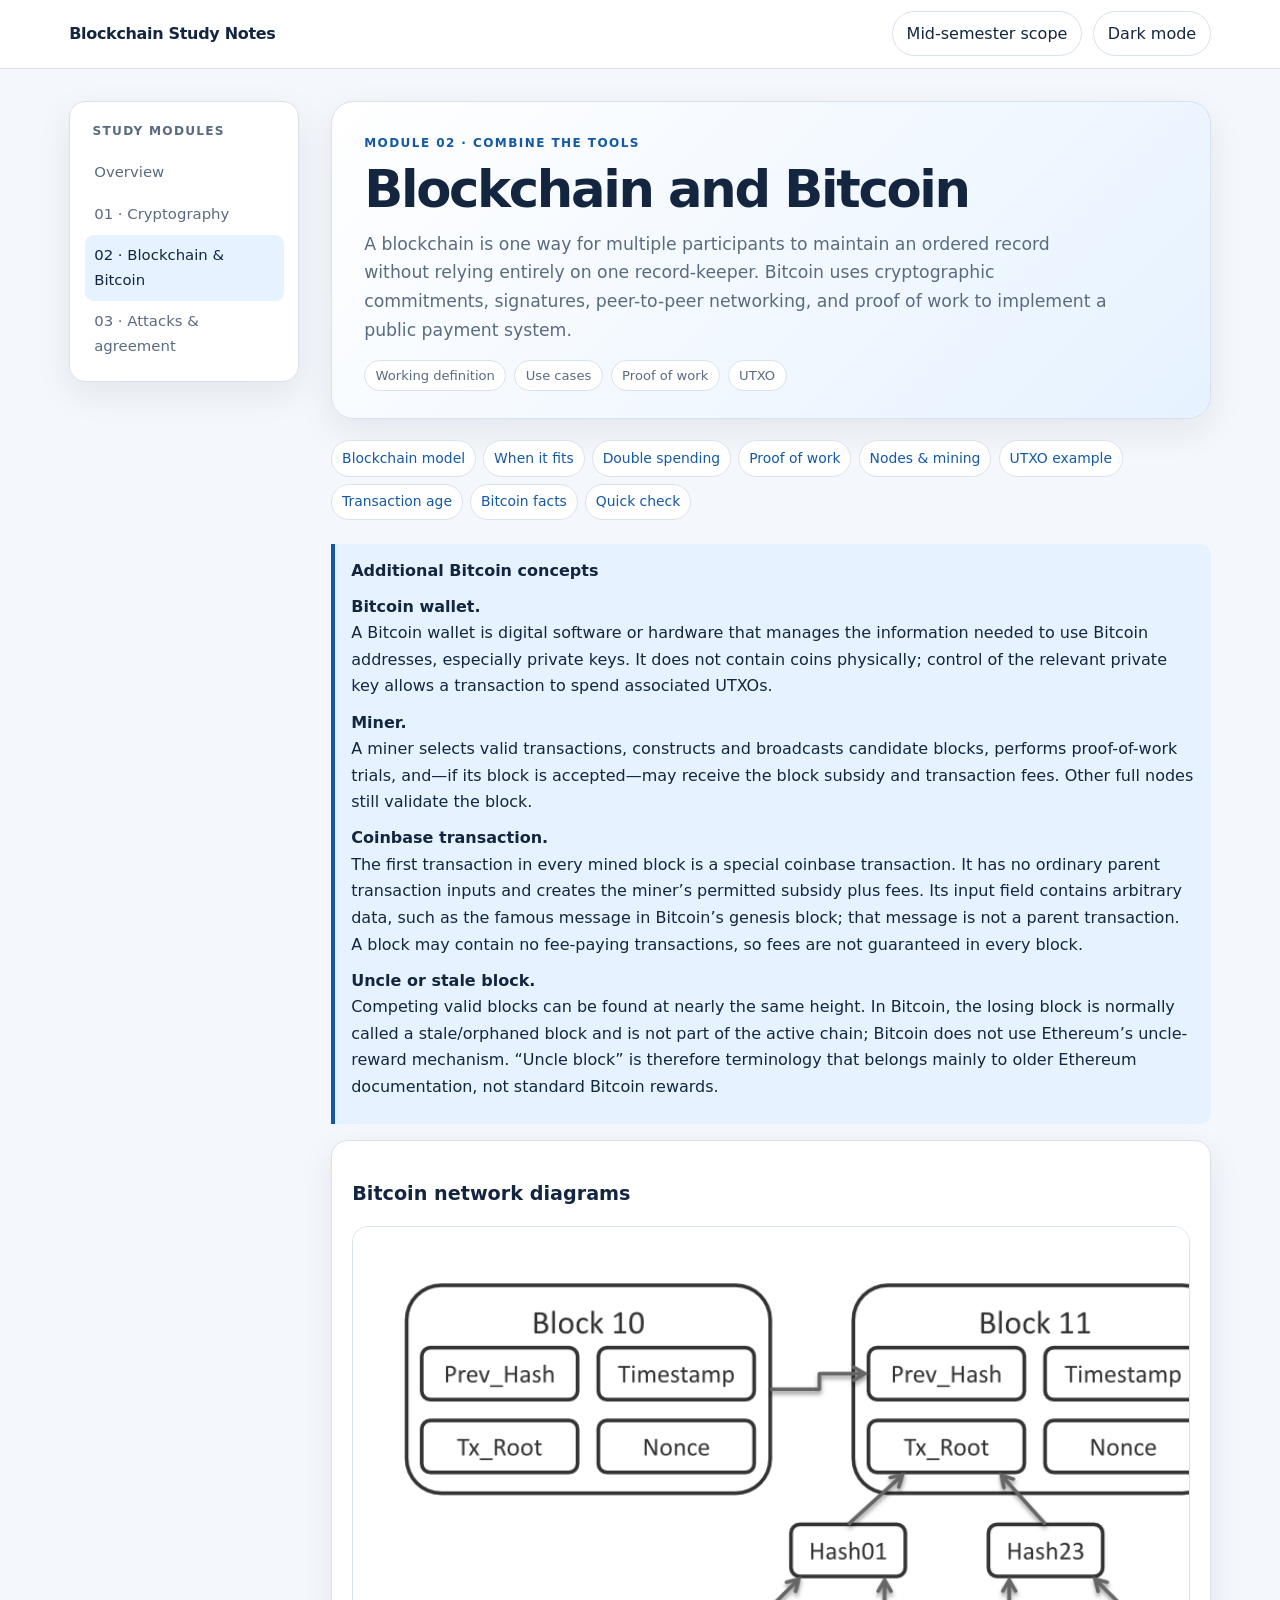
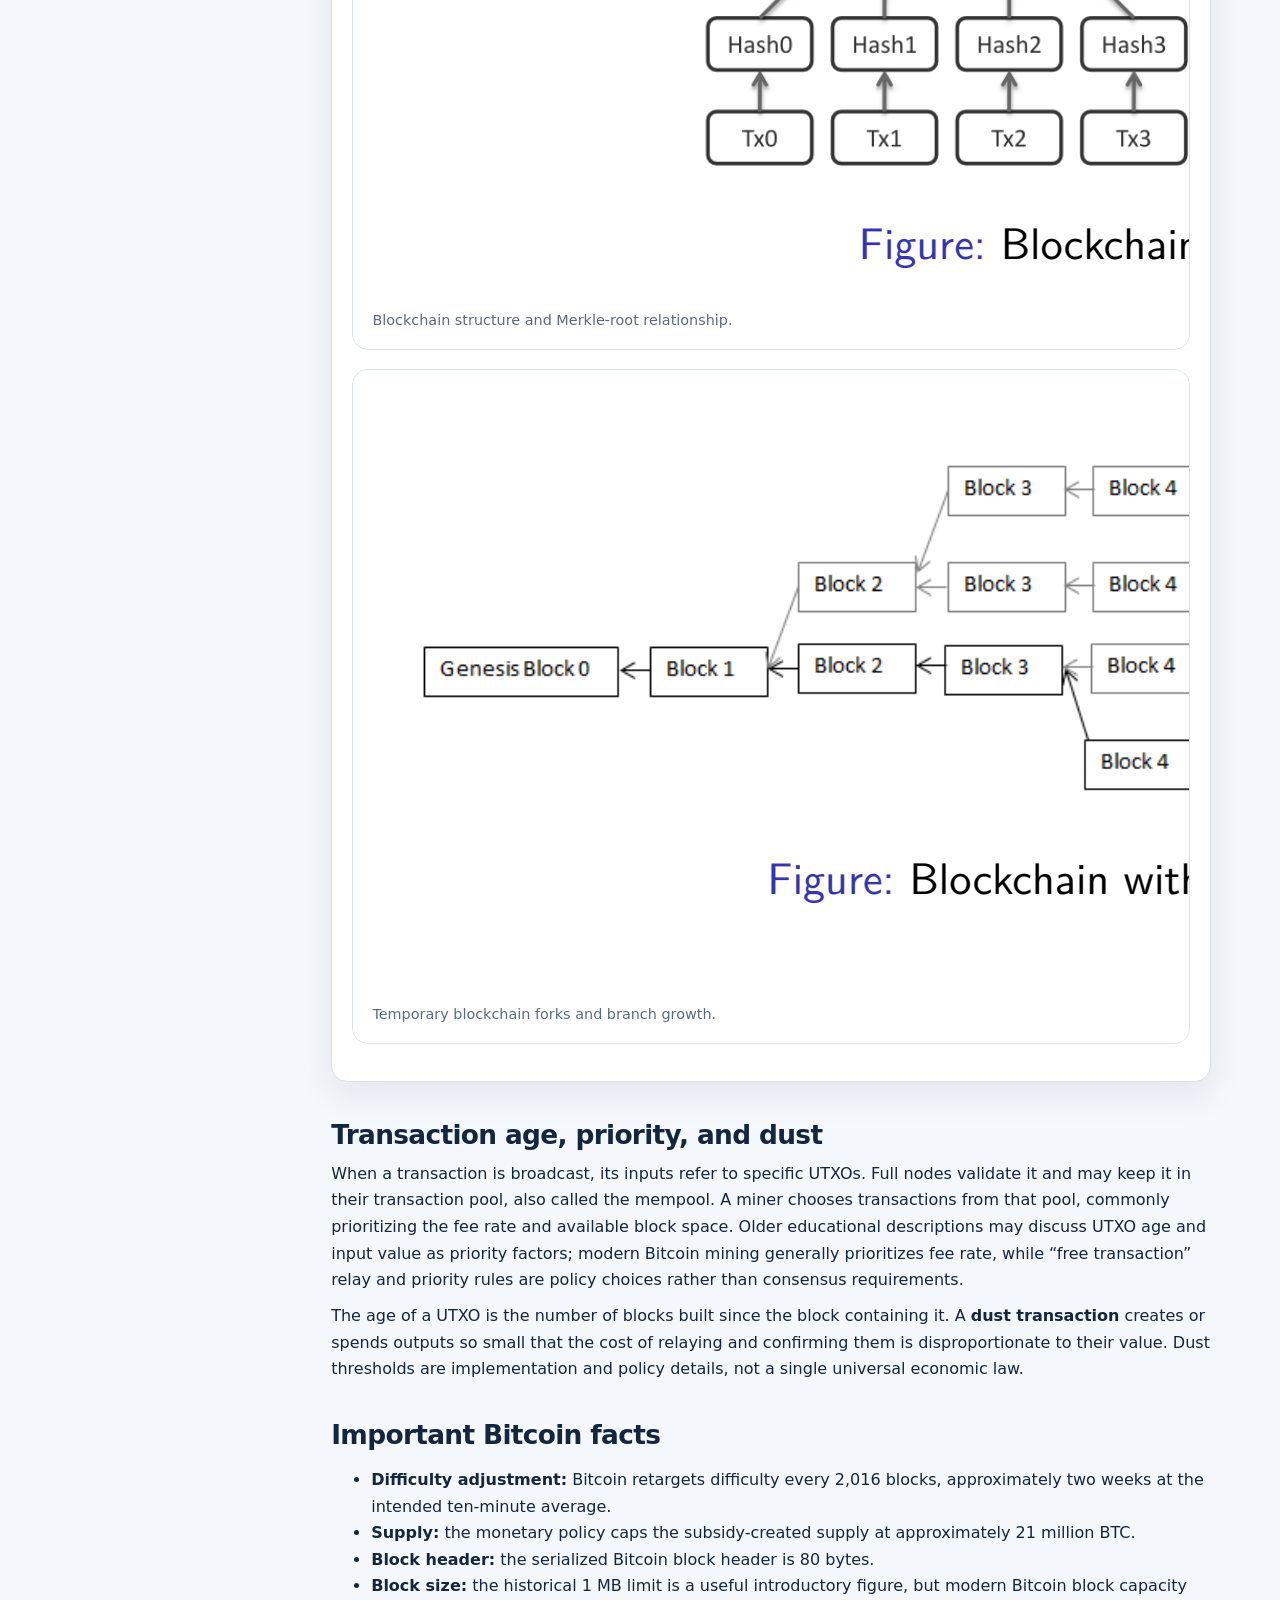
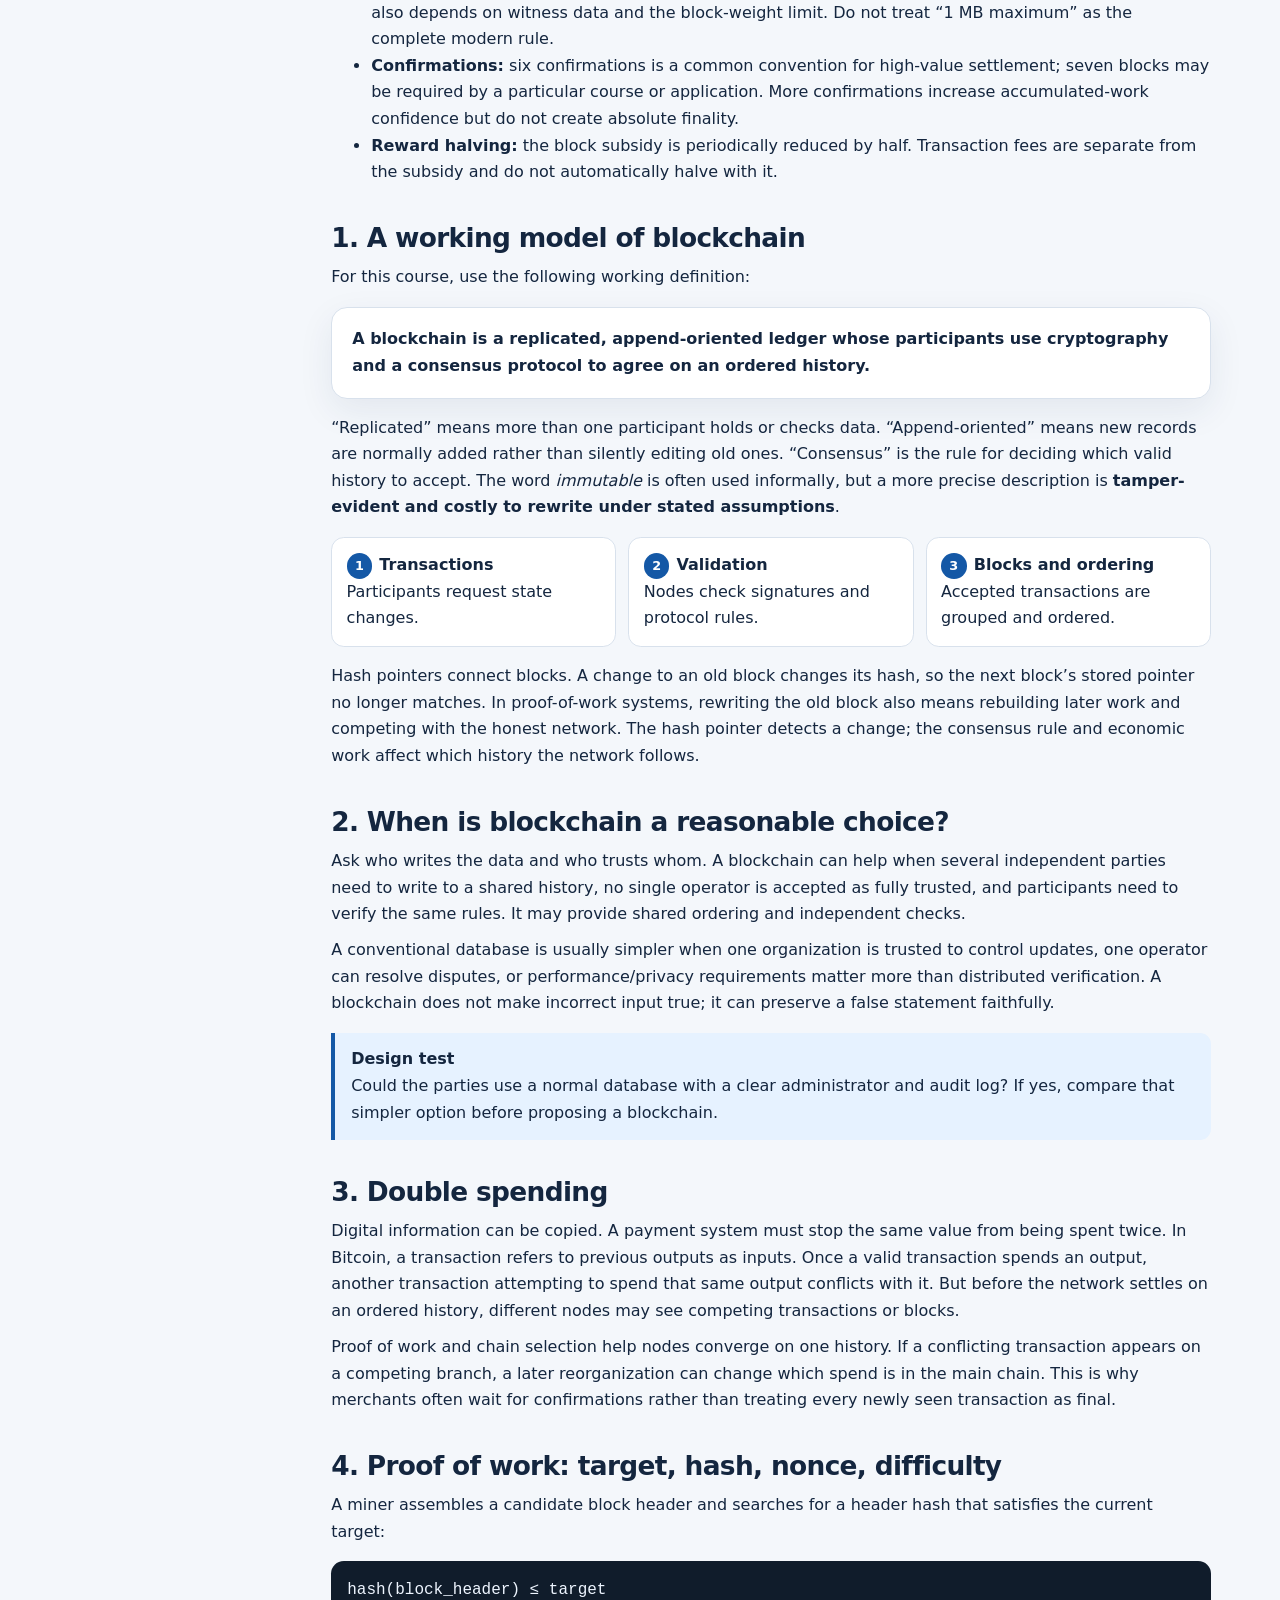
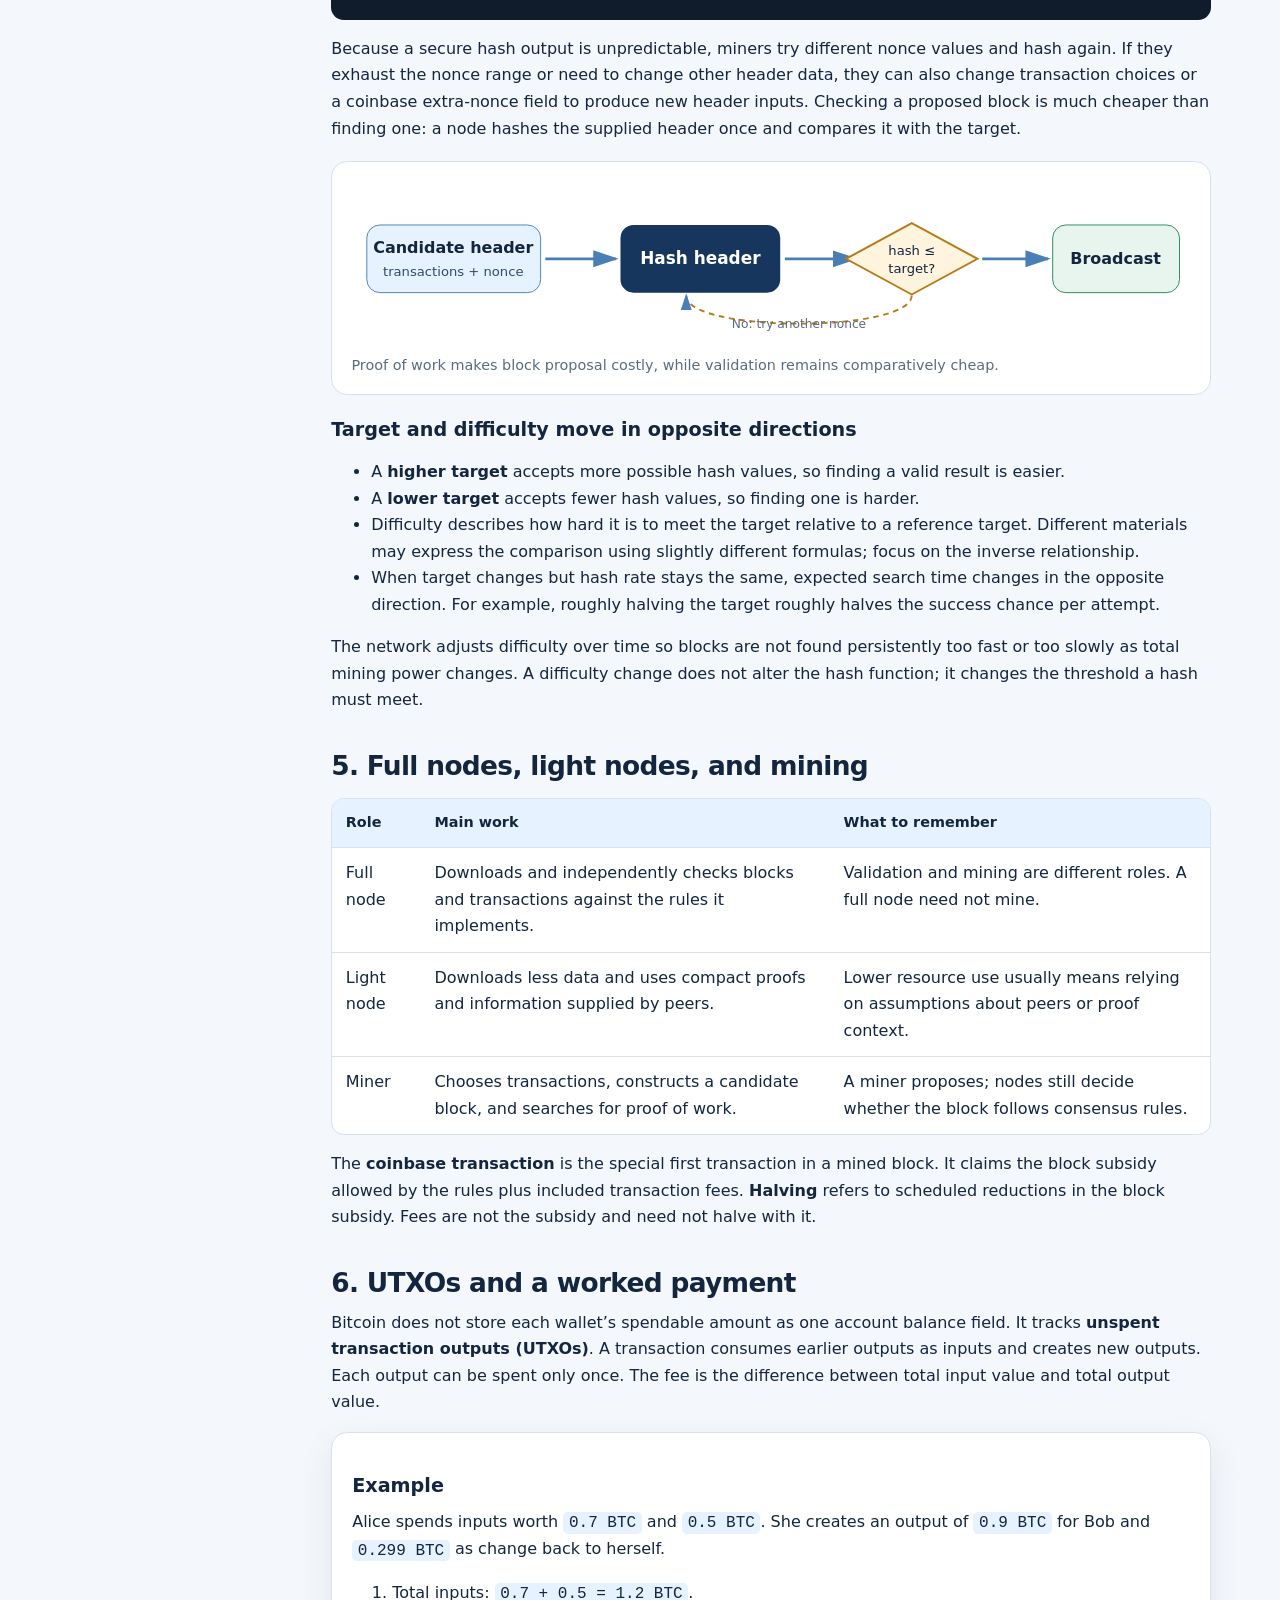
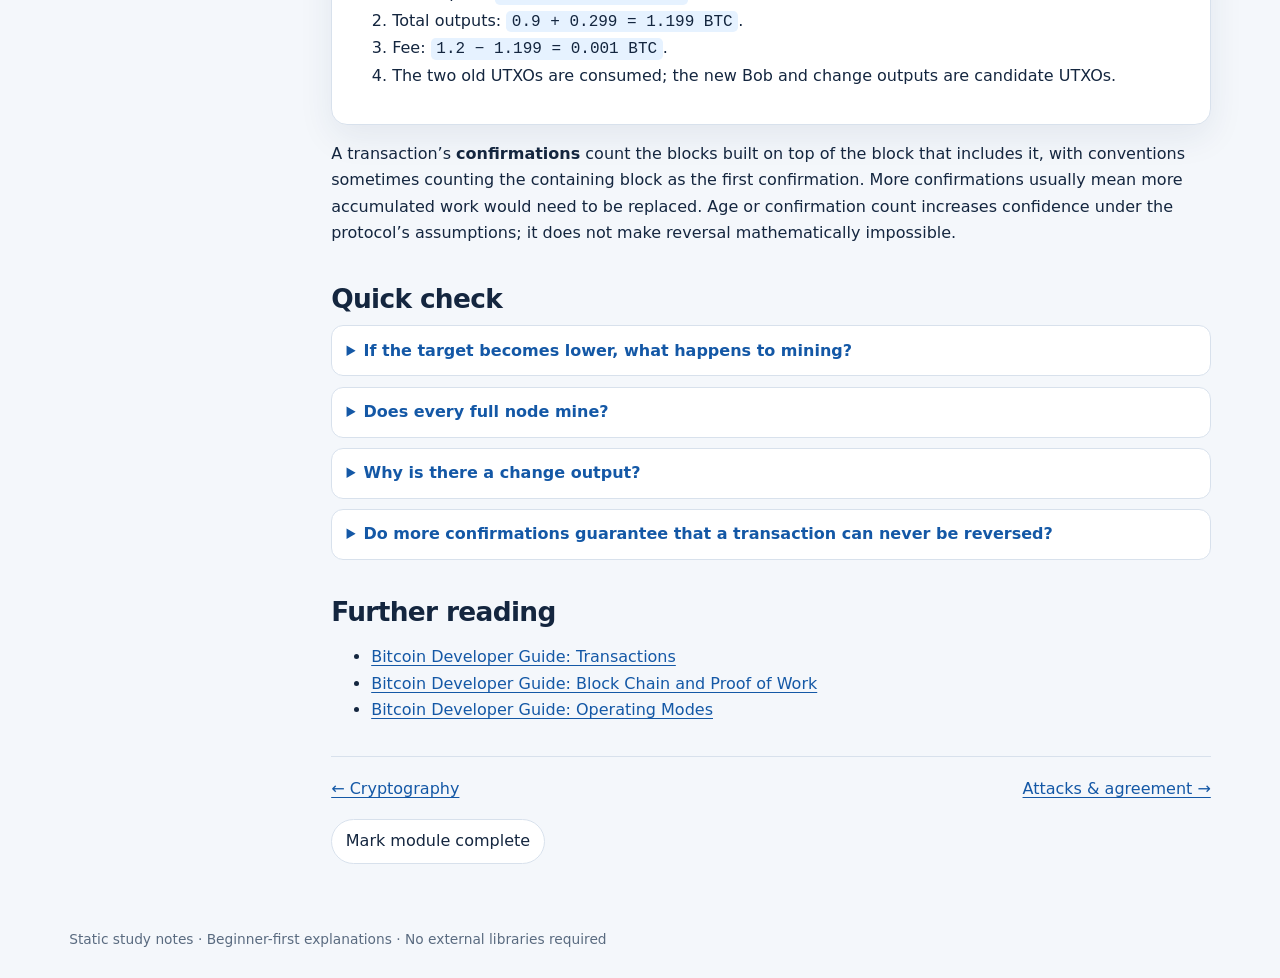
<file: modules/02-blockchain-bitcoin.html>
<!doctype html>
<html lang="en">
<head>
  <meta charset="utf-8">
  <meta name="viewport" content="width=device-width, initial-scale=1">
  <meta name="description" content="Beginner-friendly study notes for the Blockchain Technology Elective mid-semester examination.">
  <title>Blockchain and Bitcoin | Blockchain Study Notes</title>
  <link rel="stylesheet" href="../assets/styles.css">
  <script defer src="../assets/main.js"></script>
</head>
<body>
<a class="skip" href="#main">Skip to study notes</a>
<header class="topbar"><div class="topbar-inner"><a class="brand" href="../index.html">Blockchain Study Notes</a><div class="top-actions"><span class="pill">Mid-semester scope</span><button class="button" type="button" data-theme-toggle>Dark mode</button></div></div></header>
<div class="layout"><aside class="rail" aria-label="Module navigation"><div class="rail-title">Study modules</div>
<a href="../index.html" >Overview</a>
<a href="01-cryptography-hash.html" >01 · Cryptography</a>
<a href="02-blockchain-bitcoin.html" aria-current="page">02 · Blockchain &amp; Bitcoin</a>
<a href="03-attacks-byzantine.html" >03 · Attacks &amp; agreement</a>
</aside><main class="content" id="main"><section class="hero"><div class="eyebrow">Module 02 · Combine the tools</div><h1>Blockchain and Bitcoin</h1><p>A blockchain is one way for multiple participants to maintain an ordered record without relying entirely on one record-keeper. Bitcoin uses cryptographic commitments, signatures, peer-to-peer networking, and proof of work to implement a public payment system.</p><div class="chips"><span class="chip">Working definition</span><span class="chip">Use cases</span><span class="chip">Proof of work</span><span class="chip">UTXO</span></div></section>
<nav class="toc" aria-label="On this page"><a href="#definition">Blockchain model</a><a href="#fit">When it fits</a><a href="#double">Double spending</a><a href="#pow">Proof of work</a><a href="#nodes">Nodes &amp; mining</a><a href="#utxo">UTXO example</a><a href="#transaction-age">Transaction age</a><a href="#bitcoin-facts">Bitcoin facts</a><a href="#check">Quick check</a></nav>
<div class="callout"><strong>Additional Bitcoin concepts</strong><p><strong>Bitcoin wallet.</strong> A Bitcoin wallet is digital software or hardware that manages the information needed to use Bitcoin addresses, especially private keys. It does not contain coins physically; control of the relevant private key allows a transaction to spend associated UTXOs.</p><p><strong>Miner.</strong> A miner selects valid transactions, constructs and broadcasts candidate blocks, performs proof-of-work trials, and—if its block is accepted—may receive the block subsidy and transaction fees. Other full nodes still validate the block.</p><p><strong>Coinbase transaction.</strong> The first transaction in every mined block is a special coinbase transaction. It has no ordinary parent transaction inputs and creates the miner’s permitted subsidy plus fees. Its input field contains arbitrary data, such as the famous message in Bitcoin’s genesis block; that message is not a parent transaction. A block may contain no fee-paying transactions, so fees are not guaranteed in every block.</p><p><strong>Uncle or stale block.</strong> Competing valid blocks can be found at nearly the same height. In Bitcoin, the losing block is normally called a stale/orphaned block and is not part of the active chain; Bitcoin does not use Ethereum’s uncle-reward mechanism. “Uncle block” is therefore terminology that belongs mainly to older Ethereum documentation, not standard Bitcoin rewards.</p></div>
<div class="card"><h3>Bitcoin network diagrams</h3><figure class="diagram"><img src="../assets/diagrams/blockchain-structure.png" alt="Blockchain blocks linked by previous hashes, with a Merkle tree of transactions below Block 11"><figcaption>Blockchain structure and Merkle-root relationship.</figcaption></figure><figure class="diagram"><img src="../assets/diagrams/blockchain-forks.png" alt="A blockchain with several temporary forks that later converge on a longer branch"><figcaption>Temporary blockchain forks and branch growth.</figcaption></figure></div>
<h2 id="transaction-age">Transaction age, priority, and dust</h2><p>When a transaction is broadcast, its inputs refer to specific UTXOs. Full nodes validate it and may keep it in their transaction pool, also called the mempool. A miner chooses transactions from that pool, commonly prioritizing the fee rate and available block space. Older educational descriptions may discuss UTXO age and input value as priority factors; modern Bitcoin mining generally prioritizes fee rate, while “free transaction” relay and priority rules are policy choices rather than consensus requirements.</p><p>The age of a UTXO is the number of blocks built since the block containing it. A <strong>dust transaction</strong> creates or spends outputs so small that the cost of relaying and confirming them is disproportionate to their value. Dust thresholds are implementation and policy details, not a single universal economic law.</p>
<h2 id="bitcoin-facts">Important Bitcoin facts</h2><ul><li><strong>Difficulty adjustment:</strong> Bitcoin retargets difficulty every 2,016 blocks, approximately two weeks at the intended ten-minute average.</li><li><strong>Supply:</strong> the monetary policy caps the subsidy-created supply at approximately 21 million BTC.</li><li><strong>Block header:</strong> the serialized Bitcoin block header is 80 bytes.</li><li><strong>Block size:</strong> the historical 1 MB limit is a useful introductory figure, but modern Bitcoin block capacity also depends on witness data and the block-weight limit. Do not treat “1 MB maximum” as the complete modern rule.</li><li><strong>Confirmations:</strong> six confirmations is a common convention for high-value settlement; seven blocks may be required by a particular course or application. More confirmations increase accumulated-work confidence but do not create absolute finality.</li><li><strong>Reward halving:</strong> the block subsidy is periodically reduced by half. Transaction fees are separate from the subsidy and do not automatically halve with it.</li></ul>
<h2 id="definition">1. A working model of blockchain</h2><p>For this course, use the following working definition:</p><blockquote class="panel"><strong>A blockchain is a replicated, append-oriented ledger whose participants use cryptography and a consensus protocol to agree on an ordered history.</strong></blockquote><p>“Replicated” means more than one participant holds or checks data. “Append-oriented” means new records are normally added rather than silently editing old ones. “Consensus” is the rule for deciding which valid history to accept. The word <em>immutable</em> is often used informally, but a more precise description is <strong>tamper-evident and costly to rewrite under stated assumptions</strong>.</p>
<ol class="steps"><li><strong>Transactions</strong><br>Participants request state changes.</li><li><strong>Validation</strong><br>Nodes check signatures and protocol rules.</li><li><strong>Blocks and ordering</strong><br>Accepted transactions are grouped and ordered.</li></ol>
<p>Hash pointers connect blocks. A change to an old block changes its hash, so the next block’s stored pointer no longer matches. In proof-of-work systems, rewriting the old block also means rebuilding later work and competing with the honest network. The hash pointer detects a change; the consensus rule and economic work affect which history the network follows.</p>
<h2 id="fit">2. When is blockchain a reasonable choice?</h2><p>Ask who writes the data and who trusts whom. A blockchain can help when several independent parties need to write to a shared history, no single operator is accepted as fully trusted, and participants need to verify the same rules. It may provide shared ordering and independent checks.</p><p>A conventional database is usually simpler when one organization is trusted to control updates, one operator can resolve disputes, or performance/privacy requirements matter more than distributed verification. A blockchain does not make incorrect input true; it can preserve a false statement faithfully.</p><div class="callout"><strong>Design test</strong>Could the parties use a normal database with a clear administrator and audit log? If yes, compare that simpler option before proposing a blockchain.</div>
<h2 id="double">3. Double spending</h2><p>Digital information can be copied. A payment system must stop the same value from being spent twice. In Bitcoin, a transaction refers to previous outputs as inputs. Once a valid transaction spends an output, another transaction attempting to spend that same output conflicts with it. But before the network settles on an ordered history, different nodes may see competing transactions or blocks.</p><p>Proof of work and chain selection help nodes converge on one history. If a conflicting transaction appears on a competing branch, a later reorganization can change which spend is in the main chain. This is why merchants often wait for confirmations rather than treating every newly seen transaction as final.</p>
<h2 id="pow">4. Proof of work: target, hash, nonce, difficulty</h2><p>A miner assembles a candidate block header and searches for a header hash that satisfies the current target:</p><pre><code>hash(block_header) ≤ target</code></pre><p>Because a secure hash output is unpredictable, miners try different nonce values and hash again. If they exhaust the nonce range or need to change other header data, they can also change transaction choices or a coinbase extra-nonce field to produce new header inputs. Checking a proposed block is much cheaper than finding one: a node hashes the supplied header once and compares it with the target.</p>
<figure class="diagram"><svg viewBox="0 0 900 175" role="img" aria-labelledby="pow-title pow-desc"><title id="pow-title">Proof-of-work search and validation</title><desc id="pow-desc">Miners try candidate nonces until the header hash is at or below the target; other nodes check the result.</desc><defs><marker id="pow-arrow" markerWidth="10" markerHeight="10" refX="8" refY="3" orient="auto"><path d="M0,0 L0,6 L9,3 z" fill="#4a7eb6"/></marker></defs><rect x="20" y="50" width="185" height="72" rx="14" fill="#e6f2ff" stroke="#4a7eb6"/><text x="112" y="80" text-anchor="middle" font-size="17" font-weight="700" fill="#14263f">Candidate header</text><text x="112" y="104" text-anchor="middle" font-size="14" fill="#334b68">transactions + nonce</text><path d="M210 86 H285" stroke="#4a7eb6" stroke-width="3" marker-end="url(#pow-arrow)"/><rect x="290" y="50" width="170" height="72" rx="14" fill="#17365d"/><text x="375" y="92" text-anchor="middle" font-size="18" font-weight="700" fill="white">Hash header</text><path d="M465 86 H540" stroke="#4a7eb6" stroke-width="3" marker-end="url(#pow-arrow)"/><polygon points="600,48 670,86 600,124 530,86" fill="#fff5df" stroke="#b77b16" stroke-width="2"/><text x="600" y="82" text-anchor="middle" font-size="14" fill="#14263f">hash ≤</text><text x="600" y="101" text-anchor="middle" font-size="14" fill="#14263f">target?</text><path d="M675 86 H745" stroke="#4a7eb6" stroke-width="3" marker-end="url(#pow-arrow)"/><rect x="750" y="50" width="135" height="72" rx="14" fill="#e7f5ee" stroke="#27865d"/><text x="817" y="92" text-anchor="middle" font-size="17" font-weight="700" fill="#14263f">Broadcast</text><path d="M600 125 C600 165 360 165 360 125" fill="none" stroke="#b77b16" stroke-dasharray="6 5" stroke-width="2" marker-end="url(#pow-arrow)"/><text x="480" y="160" text-anchor="middle" font-size="13" fill="#5a6b80">No: try another nonce</text></svg><figcaption>Proof of work makes block proposal costly, while validation remains comparatively cheap.</figcaption></figure>
<h3>Target and difficulty move in opposite directions</h3><ul><li>A <strong>higher target</strong> accepts more possible hash values, so finding a valid result is easier.</li><li>A <strong>lower target</strong> accepts fewer hash values, so finding one is harder.</li><li>Difficulty describes how hard it is to meet the target relative to a reference target. Different materials may express the comparison using slightly different formulas; focus on the inverse relationship.</li><li>When target changes but hash rate stays the same, expected search time changes in the opposite direction. For example, roughly halving the target roughly halves the success chance per attempt.</li></ul>
<p>The network adjusts difficulty over time so blocks are not found persistently too fast or too slowly as total mining power changes. A difficulty change does not alter the hash function; it changes the threshold a hash must meet.</p>
<h2 id="nodes">5. Full nodes, light nodes, and mining</h2><div class="table-wrap"><table><thead><tr><th>Role</th><th>Main work</th><th>What to remember</th></tr></thead><tbody><tr><td>Full node</td><td>Downloads and independently checks blocks and transactions against the rules it implements.</td><td>Validation and mining are different roles. A full node need not mine.</td></tr><tr><td>Light node</td><td>Downloads less data and uses compact proofs and information supplied by peers.</td><td>Lower resource use usually means relying on assumptions about peers or proof context.</td></tr><tr><td>Miner</td><td>Chooses transactions, constructs a candidate block, and searches for proof of work.</td><td>A miner proposes; nodes still decide whether the block follows consensus rules.</td></tr></tbody></table></div>
<p>The <strong>coinbase transaction</strong> is the special first transaction in a mined block. It claims the block subsidy allowed by the rules plus included transaction fees. <strong>Halving</strong> refers to scheduled reductions in the block subsidy. Fees are not the subsidy and need not halve with it.</p>
<h2 id="utxo">6. UTXOs and a worked payment</h2><p>Bitcoin does not store each wallet’s spendable amount as one account balance field. It tracks <strong>unspent transaction outputs (UTXOs)</strong>. A transaction consumes earlier outputs as inputs and creates new outputs. Each output can be spent only once. The fee is the difference between total input value and total output value.</p><div class="card"><h3>Example</h3><p>Alice spends inputs worth <code>0.7 BTC</code> and <code>0.5 BTC</code>. She creates an output of <code>0.9 BTC</code> for Bob and <code>0.299 BTC</code> as change back to herself.</p><ol><li>Total inputs: <code>0.7 + 0.5 = 1.2 BTC</code>.</li><li>Total outputs: <code>0.9 + 0.299 = 1.199 BTC</code>.</li><li>Fee: <code>1.2 − 1.199 = 0.001 BTC</code>.</li><li>The two old UTXOs are consumed; the new Bob and change outputs are candidate UTXOs.</li></ol></div>
<p>A transaction’s <strong>confirmations</strong> count the blocks built on top of the block that includes it, with conventions sometimes counting the containing block as the first confirmation. More confirmations usually mean more accumulated work would need to be replaced. Age or confirmation count increases confidence under the protocol’s assumptions; it does not make reversal mathematically impossible.</p>
<!--<iframe
  src="../assets/pdfs/lecture-3.pdf"
  width="100%"
  height="700"
  title="first-lecture">
</iframe>-->
<h2 id="check">Quick check</h2><details><summary>If the target becomes lower, what happens to mining?</summary><p>Mining becomes harder because fewer hash outputs meet the threshold. With hash rate held constant, expected time to find a valid block increases.</p></details><details><summary>Does every full node mine?</summary><p>No. A full node validates. Mining is an additional role that searches for proof of work.</p></details><details><summary>Why is there a change output?</summary><p>Bitcoin transactions spend whole UTXOs. If the chosen inputs exceed the payment plus fee, the remainder is returned in a new output instead of becoming an unnecessarily large fee.</p></details><details><summary>Do more confirmations guarantee that a transaction can never be reversed?</summary><p>No. They make a successful replacement increasingly costly under the honest-work assumptions, but the risk is probabilistic.</p></details>
<!--<h2>Exam-ready summary</h2><ul class="checklist"><li>Explain why a blockchain coordinates a shared ordered history.</li><li>State the double-spending problem in terms of one output being spent twice.</li><li>Relate target size to the probability of a valid hash.</li><li>Distinguish full validation from mining.</li><li>Balance UTXO inputs, outputs, and fee correctly.</li><li>Explain why confirmations reduce risk without creating absolute finality.</li></ul>-->
<h2>Further reading</h2><ul class="sources"><li><a href="https://developer.bitcoin.org/devguide/transactions.html">Bitcoin Developer Guide: Transactions</a></li><li><a href="https://developer.bitcoin.org/devguide/block_chain.html">Bitcoin Developer Guide: Block Chain and Proof of Work</a></li><li><a href="https://developer.bitcoin.org/devguide/operating_modes.html">Bitcoin Developer Guide: Operating Modes</a></li></ul>
<div class="module-footer"><a href="01-cryptography-hash.html">← Cryptography</a><a href="03-attacks-byzantine.html">Attacks & agreement →</a></div><button class="button mark-complete" type="button" data-mark-complete="bitcoin">Mark module complete</button></main></div><footer class="footer">Static study notes · Beginner-first explanations · No external libraries required</footer></body></html>
</file>
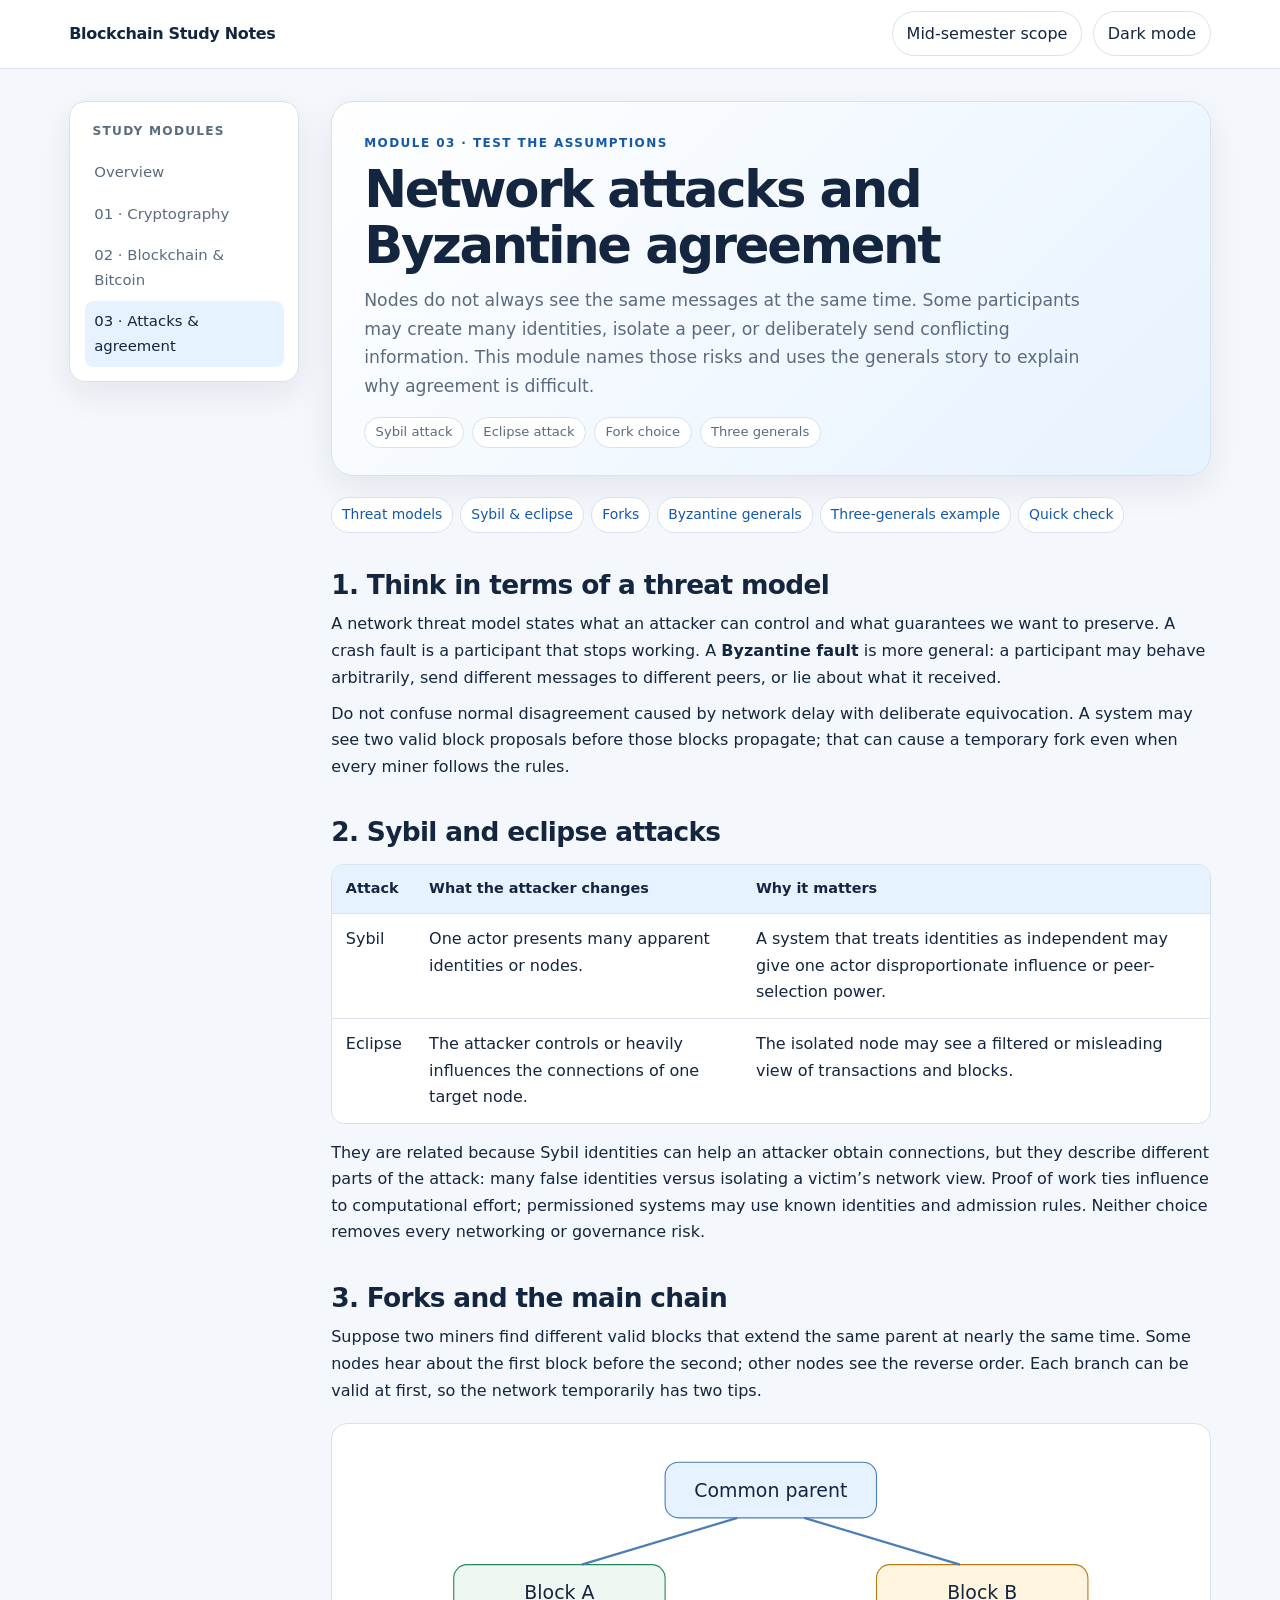
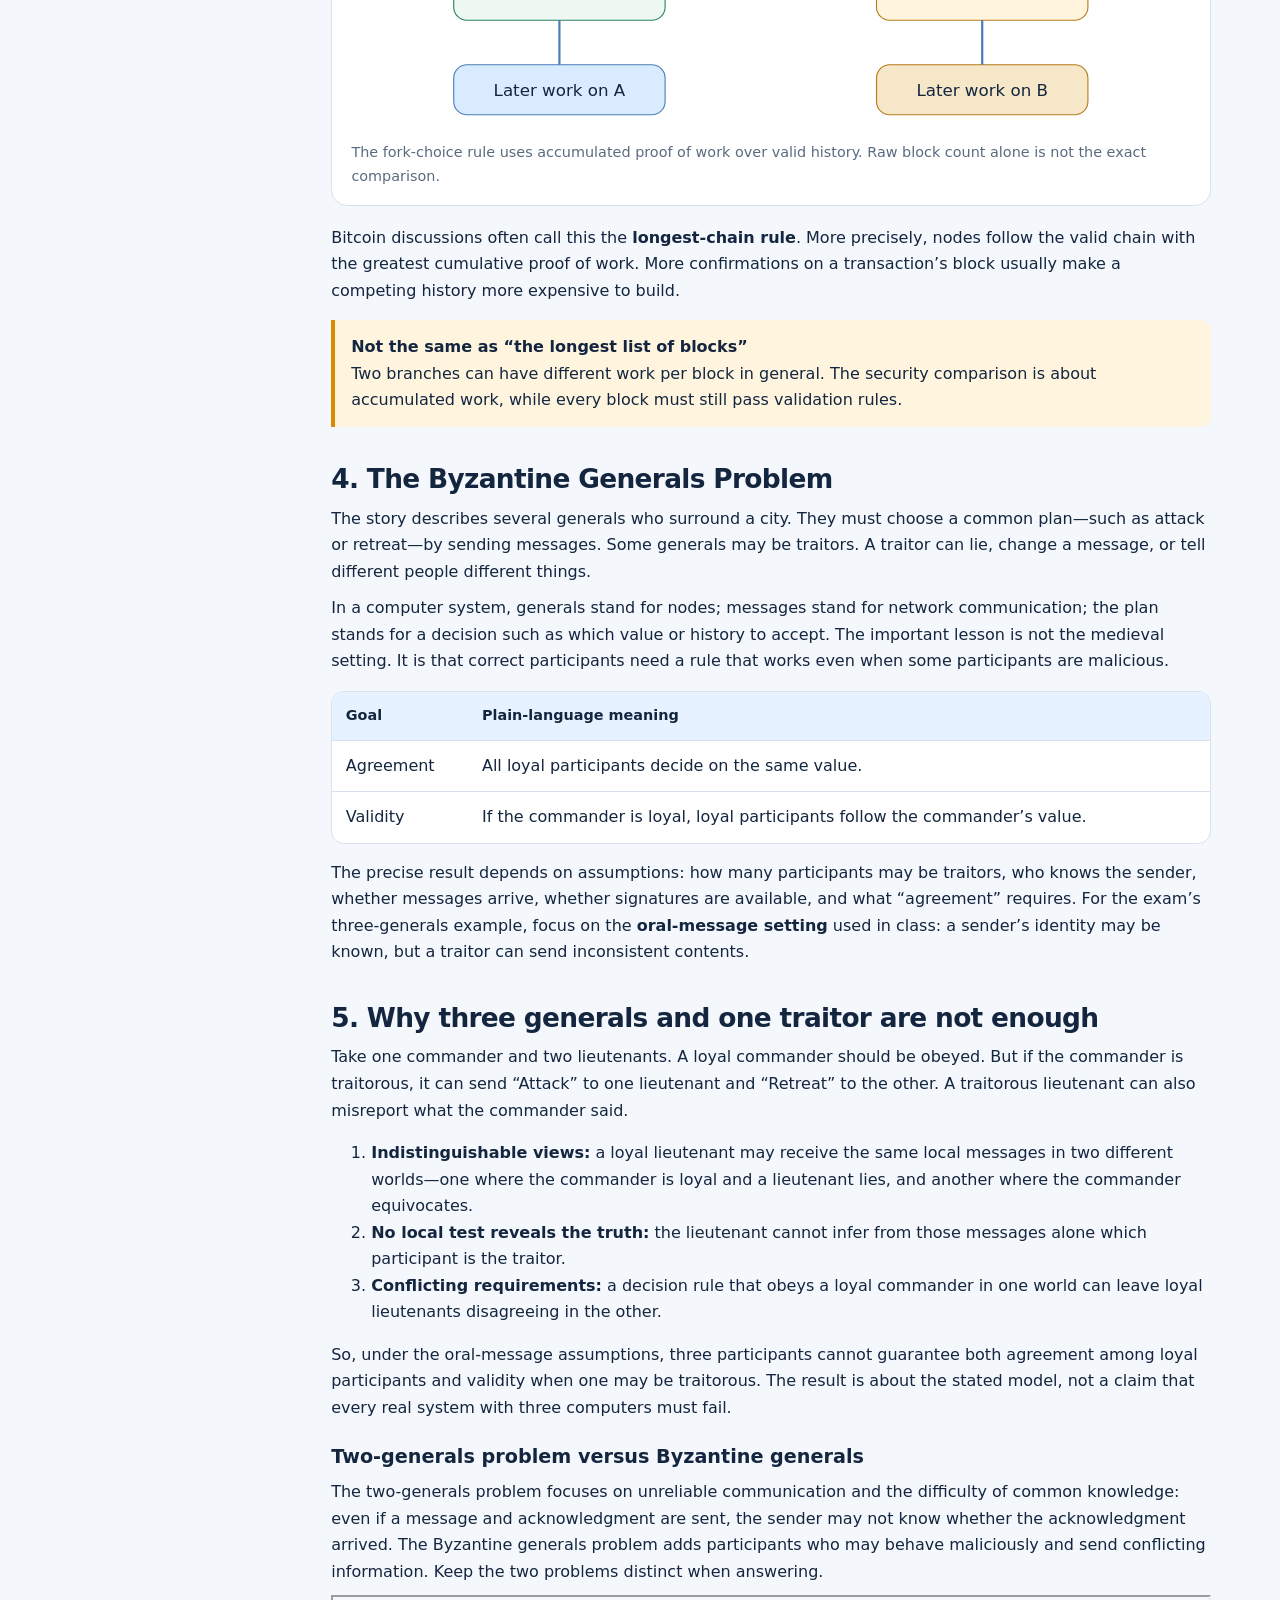
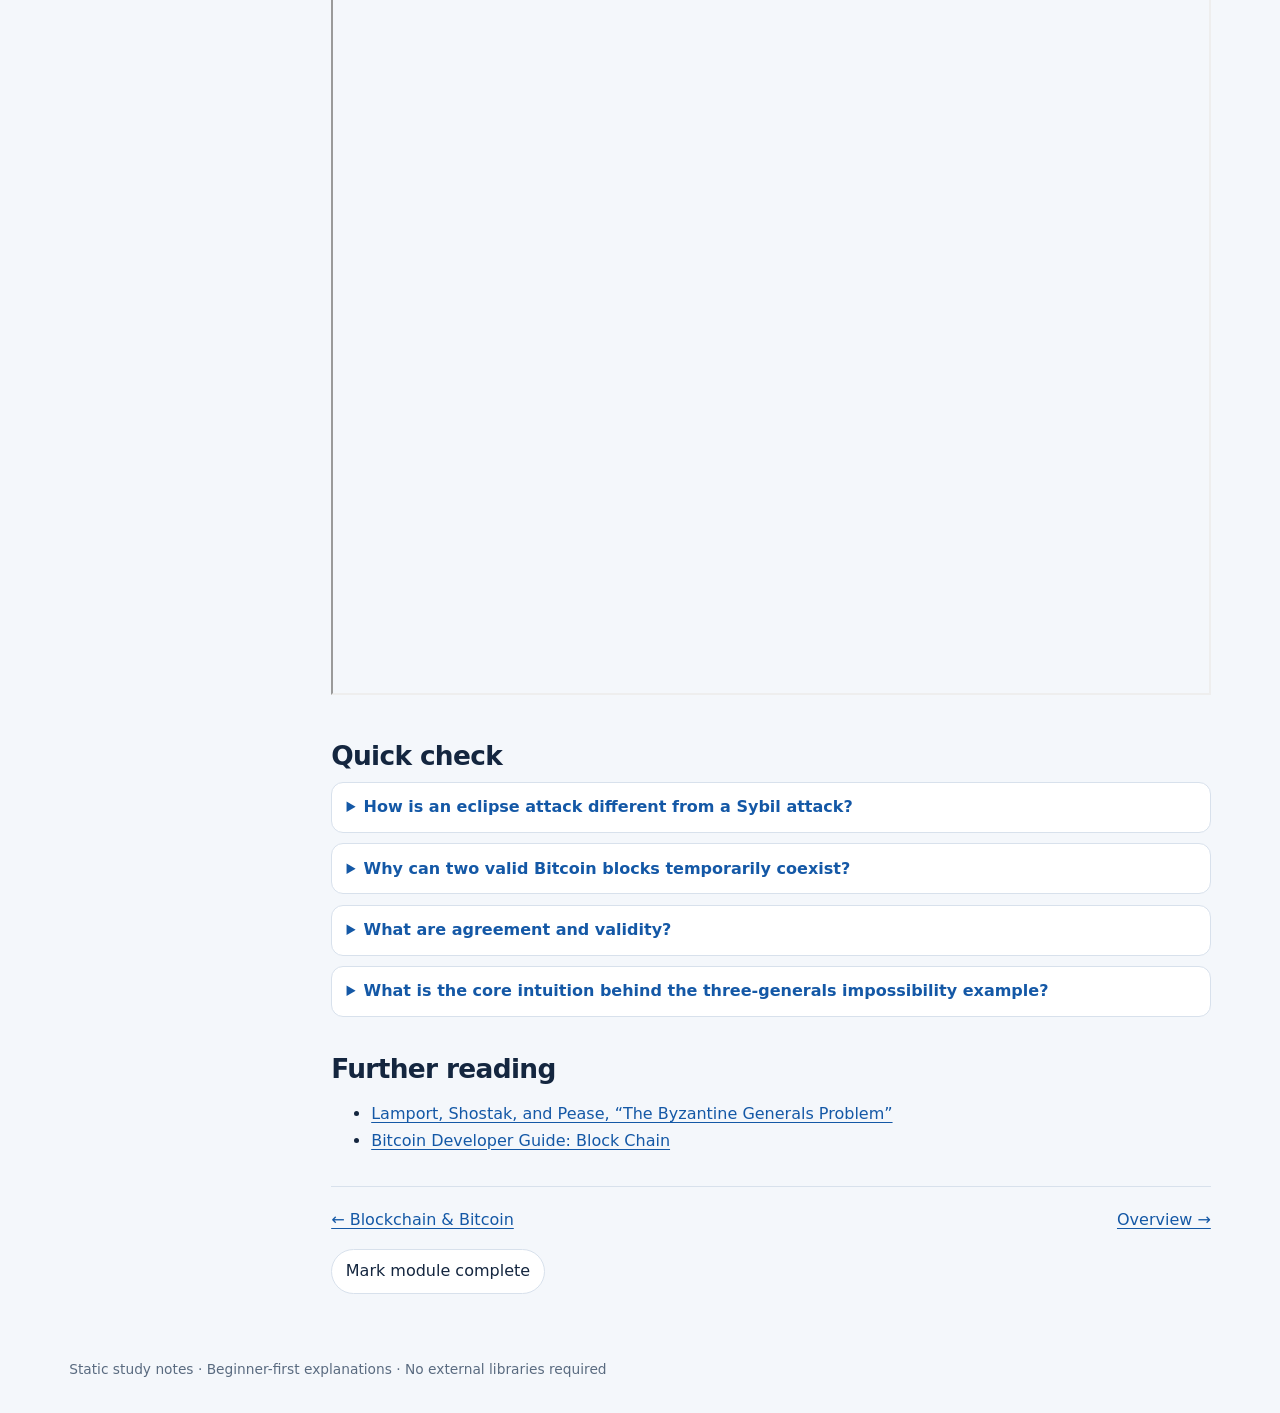
<file: modules/03-attacks-byzantine.html>
<!doctype html>
<html lang="en">
<head>
  <meta charset="utf-8">
  <meta name="viewport" content="width=device-width, initial-scale=1">
  <meta name="description" content="Beginner-friendly study notes for the Blockchain Technology Elective mid-semester examination.">
  <title>Network attacks and Byzantine agreement | Blockchain Study Notes</title>
  <link rel="stylesheet" href="../assets/styles.css">
  <script defer src="../assets/main.js"></script>
</head>
<body>
<a class="skip" href="#main">Skip to study notes</a>
<header class="topbar"><div class="topbar-inner"><a class="brand" href="../index.html">Blockchain Study Notes</a><div class="top-actions"><span class="pill">Mid-semester scope</span><button class="button" type="button" data-theme-toggle>Dark mode</button></div></div></header>
<div class="layout"><aside class="rail" aria-label="Module navigation"><div class="rail-title">Study modules</div>
<a href="../index.html" >Overview</a>
<a href="01-cryptography-hash.html" >01 · Cryptography</a>
<a href="02-blockchain-bitcoin.html" >02 · Blockchain &amp; Bitcoin</a>
<a href="03-attacks-byzantine.html" aria-current="page">03 · Attacks &amp; agreement</a>
</aside><main class="content" id="main"><section class="hero"><div class="eyebrow">Module 03 · Test the assumptions</div><h1>Network attacks and Byzantine agreement</h1><p>Nodes do not always see the same messages at the same time. Some participants may create many identities, isolate a peer, or deliberately send conflicting information. This module names those risks and uses the generals story to explain why agreement is difficult.</p><div class="chips"><span class="chip">Sybil attack</span><span class="chip">Eclipse attack</span><span class="chip">Fork choice</span><span class="chip">Three generals</span></div></section>
<nav class="toc" aria-label="On this page"><a href="#threat">Threat models</a><a href="#sybil">Sybil &amp; eclipse</a><a href="#forks">Forks</a><a href="#generals">Byzantine generals</a><a href="#three">Three-generals example</a><a href="#check">Quick check</a></nav>
<h2 id="threat">1. Think in terms of a threat model</h2><p>A network threat model states what an attacker can control and what guarantees we want to preserve. A crash fault is a participant that stops working. A <strong>Byzantine fault</strong> is more general: a participant may behave arbitrarily, send different messages to different peers, or lie about what it received.</p><p>Do not confuse normal disagreement caused by network delay with deliberate equivocation. A system may see two valid block proposals before those blocks propagate; that can cause a temporary fork even when every miner follows the rules.</p>
<h2 id="sybil">2. Sybil and eclipse attacks</h2><div class="table-wrap"><table><thead><tr><th>Attack</th><th>What the attacker changes</th><th>Why it matters</th></tr></thead><tbody><tr><td>Sybil</td><td>One actor presents many apparent identities or nodes.</td><td>A system that treats identities as independent may give one actor disproportionate influence or peer-selection power.</td></tr><tr><td>Eclipse</td><td>The attacker controls or heavily influences the connections of one target node.</td><td>The isolated node may see a filtered or misleading view of transactions and blocks.</td></tr></tbody></table></div><p>They are related because Sybil identities can help an attacker obtain connections, but they describe different parts of the attack: many false identities versus isolating a victim’s network view. Proof of work ties influence to computational effort; permissioned systems may use known identities and admission rules. Neither choice removes every networking or governance risk.</p>
<h2 id="forks">3. Forks and the main chain</h2><p>Suppose two miners find different valid blocks that extend the same parent at nearly the same time. Some nodes hear about the first block before the second; other nodes see the reverse order. Each branch can be valid at first, so the network temporarily has two tips.</p><figure class="diagram"><svg viewBox="0 0 760 260" role="img" aria-labelledby="fork-title fork-desc"><title id="fork-title">Temporary Bitcoin fork</title><desc id="fork-desc">Two valid blocks extend one common parent. Later blocks build on each branch, and nodes converge on the branch with more accumulated proof of work.</desc><g font-family="system-ui" text-anchor="middle"><rect x="285" y="20" width="190" height="50" rx="12" fill="#e6f2ff" stroke="#4a7eb6"/><text x="380" y="51" font-size="17" fill="#14263f">Common parent</text><rect x="95" y="112" width="190" height="50" rx="12" fill="#eef7f1" stroke="#27865d"/><text x="190" y="143" font-size="17" fill="#14263f">Block A</text><rect x="475" y="112" width="190" height="50" rx="12" fill="#fff5df" stroke="#b77b16"/><text x="570" y="143" font-size="17" fill="#14263f">Block B</text><rect x="95" y="202" width="190" height="45" rx="12" fill="#d9ecff" stroke="#4a7eb6"/><text x="190" y="230" font-size="15" fill="#14263f">Later work on A</text><rect x="475" y="202" width="190" height="45" rx="12" fill="#f5e7c8" stroke="#b77b16"/><text x="570" y="230" font-size="15" fill="#14263f">Later work on B</text></g><g stroke="#4a7eb6" stroke-width="2"><path d="M350 70 L210 112 M410 70 L550 112 M190 162 V202 M570 162 V202"/></g></svg><figcaption>The fork-choice rule uses accumulated proof of work over valid history. Raw block count alone is not the exact comparison.</figcaption></figure>
<p>Bitcoin discussions often call this the <strong>longest-chain rule</strong>. More precisely, nodes follow the valid chain with the greatest cumulative proof of work. More confirmations on a transaction’s block usually make a competing history more expensive to build.</p>
<div class="callout warning"><strong>Not the same as “the longest list of blocks”</strong>Two branches can have different work per block in general. The security comparison is about accumulated work, while every block must still pass validation rules.</div>
<h2 id="generals">4. The Byzantine Generals Problem</h2><p>The story describes several generals who surround a city. They must choose a common plan—such as attack or retreat—by sending messages. Some generals may be traitors. A traitor can lie, change a message, or tell different people different things.</p><p>In a computer system, generals stand for nodes; messages stand for network communication; the plan stands for a decision such as which value or history to accept. The important lesson is not the medieval setting. It is that correct participants need a rule that works even when some participants are malicious.</p>
<div class="table-wrap"><table><thead><tr><th>Goal</th><th>Plain-language meaning</th></tr></thead><tbody><tr><td>Agreement</td><td>All loyal participants decide on the same value.</td></tr><tr><td>Validity</td><td>If the commander is loyal, loyal participants follow the commander’s value.</td></tr></tbody></table></div>
<p>The precise result depends on assumptions: how many participants may be traitors, who knows the sender, whether messages arrive, whether signatures are available, and what “agreement” requires. For the exam’s three-generals example, focus on the <strong>oral-message setting</strong> used in class: a sender’s identity may be known, but a traitor can send inconsistent contents.</p>
<h2 id="three">5. Why three generals and one traitor are not enough</h2><p>Take one commander and two lieutenants. A loyal commander should be obeyed. But if the commander is traitorous, it can send “Attack” to one lieutenant and “Retreat” to the other. A traitorous lieutenant can also misreport what the commander said.</p><ol><li><strong>Indistinguishable views:</strong> a loyal lieutenant may receive the same local messages in two different worlds—one where the commander is loyal and a lieutenant lies, and another where the commander equivocates.</li><li><strong>No local test reveals the truth:</strong> the lieutenant cannot infer from those messages alone which participant is the traitor.</li><li><strong>Conflicting requirements:</strong> a decision rule that obeys a loyal commander in one world can leave loyal lieutenants disagreeing in the other.</li></ol><p>So, under the oral-message assumptions, three participants cannot guarantee both agreement among loyal participants and validity when one may be traitorous. The result is about the stated model, not a claim that every real system with three computers must fail.</p>
<!--<div class="callout"><strong>Classroom exercise</strong>Use three students: commander, Lieutenant A, Lieutenant B. Give each a private instruction card. Let the commander send different orders or let one lieutenant misreport a message. Ask the group to write down exactly what each loyal participant observed before discussing decisions.</div>-->
<h3>Two-generals problem versus Byzantine generals</h3><p>The two-generals problem focuses on unreliable communication and the difficulty of common knowledge: even if a message and acknowledgment are sent, the sender may not know whether the acknowledgment arrived. The Byzantine generals problem adds participants who may behave maliciously and send conflicting information. Keep the two problems distinct when answering.</p>
<iframe
  src="../assets/pdfs/byzantine_story_first_slides.pdf#toolbar=0&navpanes=0"
  width="100%"
  height="700"
  title="byzantine pdf">
</iframe>
<h2 id="check">Quick check</h2><details><summary>How is an eclipse attack different from a Sybil attack?</summary><p>A Sybil attacker creates many apparent identities. An eclipse attack isolates or controls one victim’s peer connections and therefore its view of the network.</p></details><details><summary>Why can two valid Bitcoin blocks temporarily coexist?</summary><p>They may be mined on the same parent before information about one reaches every node. Nodes later converge using the valid branch with greatest cumulative work.</p></details><details><summary>What are agreement and validity?</summary><p>Agreement means loyal participants choose the same value. Validity means loyal participants follow a loyal commander’s value.</p></details><details><summary>What is the core intuition behind the three-generals impossibility example?</summary><p>Different worlds with different traitors can produce the same local messages for a loyal participant. The participant cannot tell which world it is in, so a single decision rule cannot satisfy both agreement and validity in every case.</p></details>
<!--<h2>Exam-ready summary</h2><ul class="checklist"><li>State what an attacker controls in Sybil and eclipse attacks.</li><li>Explain how propagation delay can create a temporary fork without a protocol violation.</li><li>Use “greatest cumulative proof of work” to explain Bitcoin chain selection.</li><li>Define agreement and validity separately.</li><li>Explain the three-generals impossibility intuition through indistinguishable views.</li><li>State the message-model assumptions before stating a Byzantine result.</li></ul>-->
<h2>Further reading</h2><ul class="sources"><li><a href="https://www.microsoft.com/en-us/research/publication/byzantine-generals-problem/">Lamport, Shostak, and Pease, “The Byzantine Generals Problem”</a></li><li><a href="https://developer.bitcoin.org/devguide/block_chain.html">Bitcoin Developer Guide: Block Chain</a></li></ul>
<div class="module-footer"><a href="02-blockchain-bitcoin.html">← Blockchain & Bitcoin</a><a href="../index.html">Overview →</a></div><button class="button mark-complete" type="button" data-mark-complete="attacks">Mark module complete</button></main></div><footer class="footer">Static study notes · Beginner-first explanations · No external libraries required</footer></body></html>
</file>
<file: assets/styles.css>
/* Study notes site: plain CSS, no build step or external assets. */
:root{color-scheme:light;--bg:#f4f7fb;--surface:#fff;--ink:#14263f;--muted:#5a6b80;--line:#d8e1ec;--brand:#1458a6;--brand2:#0c3971;--accent:#e6f2ff;--good:#e7f5ee;--warn:#fff5df;--shadow:0 12px 35px rgba(26,52,86,.08);font-family:Inter,ui-sans-serif,system-ui,-apple-system,"Segoe UI",sans-serif}
[data-theme="dark"]{color-scheme:dark;--bg:#101722;--surface:#182333;--ink:#edf4ff;--muted:#b5c3d5;--line:#334358;--brand:#8bc1ff;--brand2:#d1e6ff;--accent:#203b59;--good:#16382e;--warn:#44371c;--shadow:0 12px 35px rgba(0,0,0,.22)}
*{box-sizing:border-box}html{scroll-behavior:smooth;scroll-padding-top:5.5rem}body{margin:0;background:var(--bg);color:var(--ink);line-height:1.66;font-size:16px}a{color:var(--brand);text-decoration-thickness:.08em;text-underline-offset:.17em}a:hover{color:var(--brand2)}button,input{font:inherit}.skip{position:absolute;left:-999px;top:auto}.skip:focus{left:1rem;top:1rem;z-index:20;background:var(--surface);padding:.7rem;border-radius:.5rem}.topbar{position:sticky;top:0;z-index:10;background:color-mix(in srgb,var(--surface) 93%,transparent);backdrop-filter:blur(10px);border-bottom:1px solid var(--line)}.topbar-inner{max-width:1180px;margin:auto;padding:.7rem 1.2rem;display:flex;align-items:center;justify-content:space-between;gap:1rem}.brand{font-weight:800;color:var(--ink);text-decoration:none;letter-spacing:-.02em}.top-actions{display:flex;align-items:center;gap:.7rem}.pill,.button{display:inline-flex;align-items:center;justify-content:center;border:1px solid var(--line);background:var(--surface);color:var(--ink);padding:.52rem .85rem;border-radius:999px;text-decoration:none;cursor:pointer}.button.primary{background:var(--brand);border-color:var(--brand);color:#fff;font-weight:700}.button:hover,.pill:hover{border-color:var(--brand)}.layout{max-width:1180px;margin:0 auto;padding:2rem 1.2rem 4rem;display:grid;grid-template-columns:230px minmax(0,1fr);gap:2rem}.rail{position:sticky;top:5.5rem;align-self:start;max-height:calc(100vh - 6.5rem);overflow:auto;padding:.9rem;background:var(--surface);border:1px solid var(--line);border-radius:1rem;box-shadow:var(--shadow)}.rail-title{font-size:.76rem;text-transform:uppercase;letter-spacing:.1em;color:var(--muted);font-weight:800;margin:.3rem .5rem .7rem}.rail a{display:block;color:var(--muted);text-decoration:none;padding:.52rem .6rem;border-radius:.55rem;font-size:.93rem}.rail a:hover,.rail a[aria-current="page"]{color:var(--ink);background:var(--accent)}.content{min-width:0}.hero{padding:2rem 2rem 1.7rem;background:linear-gradient(135deg,var(--surface),var(--accent));border:1px solid var(--line);border-radius:1.4rem;box-shadow:var(--shadow);margin-bottom:1.3rem}.eyebrow{text-transform:uppercase;letter-spacing:.12em;color:var(--brand);font-size:.75rem;font-weight:800}.hero h1{font-size:clamp(2rem,5vw,3.2rem);line-height:1.1;letter-spacing:-.045em;margin:.45rem 0 .8rem}.hero p{max-width:68ch;color:var(--muted);font-size:1.08rem;margin:.45rem 0}.chips{display:flex;flex-wrap:wrap;gap:.5rem;margin-top:1rem}.chip{border:1px solid var(--line);background:var(--surface);border-radius:99px;padding:.22rem .65rem;font-size:.82rem;color:var(--muted)}h2{margin:2.2rem 0 .65rem;font-size:1.65rem;line-height:1.25;letter-spacing:-.025em}h3{margin:1.45rem 0 .4rem;font-size:1.2rem;line-height:1.3}h4{margin:1rem 0 .3rem;font-size:1rem}p{margin:.6rem 0}.lede{font-size:1.1rem;color:var(--muted)}.card,.panel{background:var(--surface);border:1px solid var(--line);border-radius:1rem;padding:1.15rem 1.25rem;margin:1rem 0;box-shadow:var(--shadow)}.card-grid{display:grid;grid-template-columns:repeat(2,minmax(0,1fr));gap:1rem}.module-card{background:var(--surface);border:1px solid var(--line);border-radius:1rem;padding:1.2rem;box-shadow:var(--shadow);display:flex;flex-direction:column;min-height:210px}.module-card h3{margin:.25rem 0}.module-card p{color:var(--muted);margin:.45rem 0 1rem}.module-card .button{margin-top:auto;align-self:flex-start}.module-number{font-weight:800;color:var(--brand);font-size:.8rem;letter-spacing:.1em;text-transform:uppercase}.study-tools{display:flex;align-items:center;gap:.65rem;flex-wrap:wrap;margin:1rem 0}.search{width:min(100%,400px);padding:.65rem .9rem;border:1px solid var(--line);background:var(--surface);color:var(--ink);border-radius:999px}.progress{height:.55rem;border-radius:999px;background:var(--line);overflow:hidden;margin:.5rem 0 1rem}.progress>span{display:block;height:100%;width:0;background:var(--brand);transition:width .25s ease}.toc{display:flex;flex-wrap:wrap;gap:.45rem;margin:1rem 0 1.5rem}.toc a{font-size:.87rem;text-decoration:none;padding:.35rem .62rem;border:1px solid var(--line);border-radius:999px;background:var(--surface)}.callout{border-left:4px solid var(--brand);background:var(--accent);padding:.85rem 1rem;margin:1rem 0;border-radius:0 .7rem .7rem 0}.callout strong{display:block}.callout.warning{border-color:#d88b00;background:var(--warn)}.callout.success{border-color:#27865d;background:var(--good)}.table-wrap{overflow-x:auto;margin:1rem 0;border:1px solid var(--line);border-radius:.8rem;background:var(--surface)}table{border-collapse:collapse;width:100%;min-width:590px}th,td{text-align:left;vertical-align:top;padding:.75rem .85rem;border-bottom:1px solid var(--line)}th{background:var(--accent);font-size:.9rem}tr:last-child td{border-bottom:0}code,kbd{font-family:ui-monospace,SFMono-Regular,Consolas,monospace;background:var(--accent);padding:.12rem .35rem;border-radius:.3rem}pre{overflow:auto;padding:1rem;background:#101c2b;color:#eef5ff;border-radius:.8rem}pre code{background:none;padding:0;color:inherit}.diagram{margin:1.2rem 0;padding:1rem;background:var(--surface);border:1px solid var(--line);border-radius:1rem;overflow-x:auto}.diagram svg{display:block;max-width:100%;height:auto;margin:auto}.diagram figcaption{color:var(--muted);font-size:.9rem;margin:.7rem .2rem 0}.steps{counter-reset:step;list-style:none;padding:0;display:grid;grid-template-columns:repeat(3,minmax(0,1fr));gap:.75rem}.steps li{counter-increment:step;padding:.9rem;border:1px solid var(--line);border-radius:.8rem;background:var(--surface)}.steps li::before{content:counter(step);display:inline-grid;place-items:center;width:1.6rem;height:1.6rem;margin-right:.45rem;border-radius:50%;background:var(--brand);color:white;font-weight:800;font-size:.8rem}details{margin:.65rem 0;padding:.7rem .9rem;border:1px solid var(--line);border-radius:.75rem;background:var(--surface)}summary{cursor:pointer;font-weight:700;color:var(--brand)}details p:last-child{margin-bottom:.1rem}.checklist{padding-left:1.25rem}.checklist li{padding:.18rem 0}.module-footer{display:flex;justify-content:space-between;gap:1rem;border-top:1px solid var(--line);margin-top:2rem;padding-top:1.2rem}.small{font-size:.9rem;color:var(--muted)}.sources li{overflow-wrap:anywhere}.mark-complete{margin-top:1rem}.mark-complete.done{background:#247850;color:#fff;border-color:#247850}.footer{max-width:1180px;margin:0 auto;padding:0 1.2rem 2rem;color:var(--muted);font-size:.86rem}.sr-only{position:absolute;width:1px;height:1px;padding:0;margin:-1px;overflow:hidden;clip:rect(0,0,0,0);white-space:nowrap;border:0}
@media(max-width:800px){.layout{grid-template-columns:1fr;padding-top:1rem}.rail{position:static;max-height:none;display:flex;gap:.2rem;overflow-x:auto;white-space:nowrap;padding:.45rem}.rail-title{display:none}.rail a{flex:0 0 auto}.hero{padding:1.4rem}.card-grid{grid-template-columns:1fr}.steps{grid-template-columns:1fr}.topbar-inner{padding:.65rem .9rem}.layout{padding-left:.85rem;padding-right:.85rem}.module-footer{flex-direction:column}}
@media(prefers-reduced-motion:reduce){html{scroll-behavior:auto}*,*::before,*::after{transition:none!important}}
</file>
